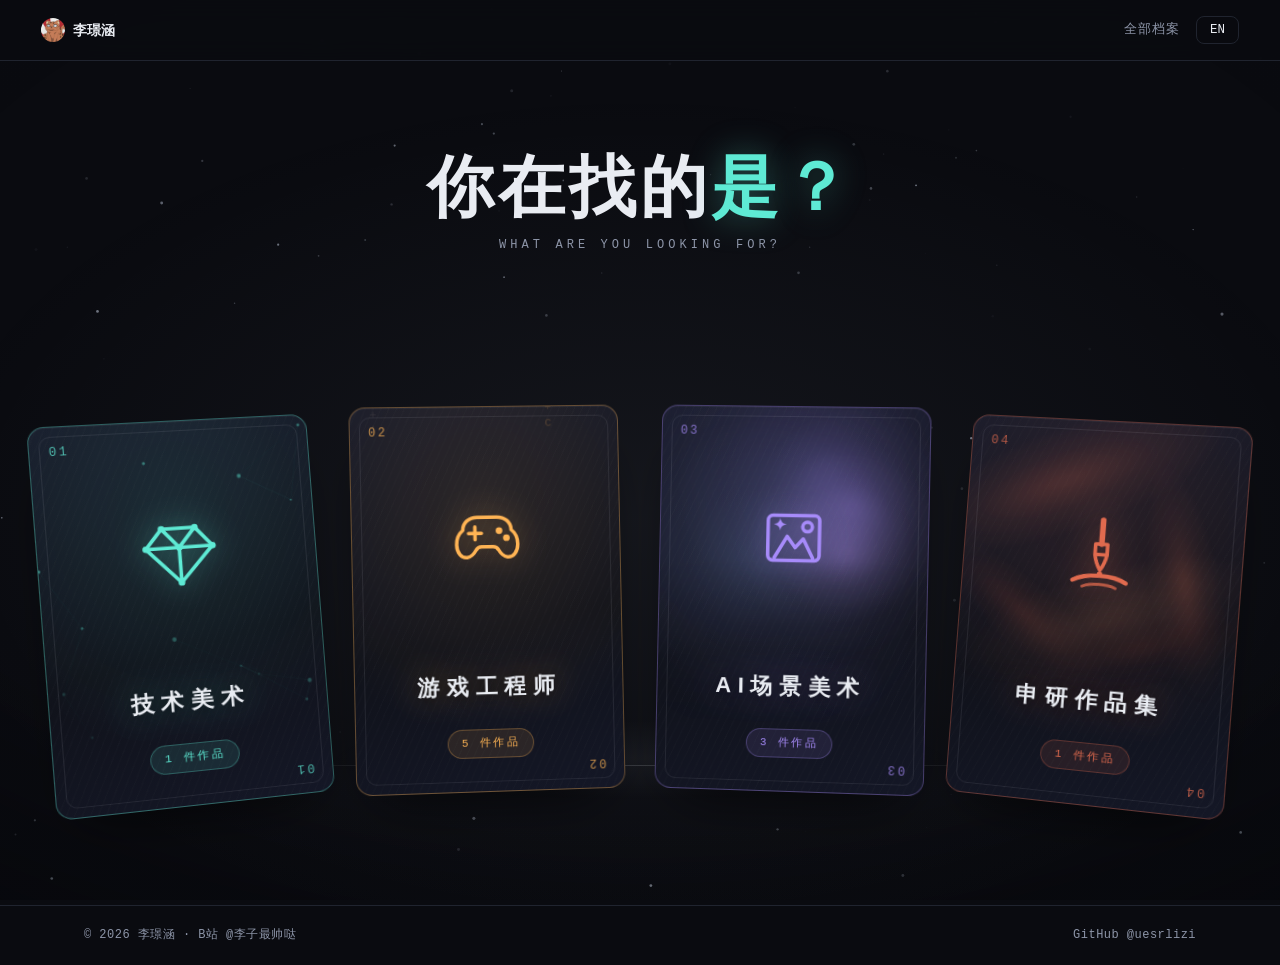
<file: index.html>
<!DOCTYPE html>
<html lang="zh-CN" data-lang="zh">
<head>
  <meta charset="UTF-8">
  <meta name="viewport" content="width=device-width, initial-scale=1.0">
  <title>李璟涵 · 作品集</title>
  <meta name="description" content="李璟涵的游戏作品集——技术美术 / 游戏工程师 / AI场景美术 / 申研作品集。你在找的是？">
  <link rel="icon" href="data:image/svg+xml,%3Csvg xmlns='http://www.w3.org/2000/svg' viewBox='0 0 32 32'%3E%3Crect width='32' height='32' rx='7' fill='%230e0f13'/%3E%3Cpath d='M8 22V10l8 8 8-8v12' stroke='%235eead4' stroke-width='2.6' fill='none' stroke-linecap='round' stroke-linejoin='round'/%3E%3C/svg%3E">
  <link rel="stylesheet" href="css/style.css?v=9">
  <style>
    /* ===== 首页：方案G 抉择卡牌（海报占满首屏；页脚在文档流末尾，滚动才见） ===== */
    body.home-page{min-height:100dvh;display:flex;flex-direction:column}
    body.home-page::before{
      background:
        radial-gradient(1050px 620px at 50% 58%, rgba(214,226,244,.055), transparent 70%),
        radial-gradient(115% 95% at 50% 40%, transparent 52%, rgba(2,3,6,.62) 100%);
    }
    /* width:100% 必须显式：flex 交叉轴上 margin:0 auto 会压制 stretch，
       导致 main 按内容收缩（zh 卡名窄 → 整页变窄 → 卡牌变小） */
    body.home-page main{max-width:none;width:100%;padding:0;flex:1 0 auto;display:flex;flex-direction:column;
      min-height:calc(100dvh - 56px)}
    body.home-page .site-header{flex:none}
    body.home-page .site-footer{flex:none;border-top:1px solid var(--border)}

    /* 底部 44px（手机 38px）≈ 原页脚高度：补回卡牌离屏底的构图距离 */
    .stage{position:relative;z-index:3;flex:1 0 auto;display:flex;flex-direction:column;padding:0 30px 44px}
    /* 标题区与卡片区对半分享剩余高度：标题在卡牌上方空间里垂直居中 */
    .head{position:relative;z-index:2;flex:1 0 auto;display:flex;flex-direction:column;
      justify-content:center;align-items:center;padding:18px 0 8px}
    .question{position:relative;z-index:2;text-align:center;margin:0;font-weight:900;
      font-size:clamp(44px,5.2vw,74px);line-height:1.12;letter-spacing:.06em;user-select:none}
    .question em{font-style:normal;color:var(--accent);transition:color .5s, text-shadow .5s;
      text-shadow:0 0 34px color-mix(in srgb,var(--accent) 35%,transparent)}
    body.playing .question em{color:var(--live);
      text-shadow:0 0 34px color-mix(in srgb,var(--live) 35%,transparent)}
    .q-shadow{position:relative;z-index:2;margin:12px 0 0;text-align:center;
      font-family:var(--font-mono);font-size:12px;letter-spacing:.34em;color:var(--muted);user-select:none}
    body.en-mode .q-shadow{display:none}
    /* 英文名更长：缩字号收间距防溢出 */
    body.en-mode .name{font-size:clamp(13px,1.25vw,18px);letter-spacing:.1em}

    #dust{position:fixed;inset:0;z-index:0;pointer-events:none}
    #glow{position:fixed;inset:0;z-index:1;pointer-events:none;opacity:0;transition:opacity .5s ease;
      background:radial-gradient(1000px 660px at 50% 62%, color-mix(in srgb,var(--live) 14%,transparent), transparent 72%)}
    body.playing #glow{opacity:1;animation:flick .6s ease-out backwards}
    @keyframes flick{0%{opacity:0}30%{opacity:.9}45%{opacity:.35}65%{opacity:1}100%{opacity:1}}

    /* --- 四卡牌（3D 扇面；窄窗先缩间距再缩卡） --- */
    .stage3d{--fanGap:clamp(14px,2.8vw,40px);
      flex:1 0 auto;min-height:380px;position:relative;display:flex;align-items:center;justify-content:center;
      gap:var(--fanGap);perspective:1500px;perspective-origin:50% 44%}
    .stage3d::before{content:"";position:absolute;left:50%;bottom:8%;width:900px;height:120px;
      transform:translateX(-50%);z-index:0;
      background:radial-gradient(50% 50% at 50% 50%, rgba(220,232,248,.05), transparent 70%)}
    .stage3d::after{content:"";position:absolute;left:50%;bottom:18%;width:min(980px,84%);height:1px;
      transform:translateX(-50%);z-index:0;
      background:linear-gradient(90deg,transparent,rgba(233,240,250,.16),transparent)}
    .gcard{position:relative;z-index:1;display:block;
      width:min(268px,calc((100vw - 60px - 3*var(--fanGap))/4));
      aspect-ratio:268/386;height:auto;flex:none;
      transform-style:preserve-3d;cursor:pointer;user-select:none;-webkit-user-select:none;
      transition:opacity .5s ease}
    .gcard:focus{outline:none}
    .gcard:nth-of-type(1){transform:translateY(16px) rotateZ(-4.5deg) rotateY(14deg)}
    .gcard:nth-of-type(2){transform:translateY(2px) rotateZ(-1.2deg) rotateY(5deg)}
    .gcard:nth-of-type(3){transform:translateY(2px) rotateZ(1.2deg) rotateY(-5deg)}
    .gcard:nth-of-type(4){transform:translateY(16px) rotateZ(4.5deg) rotateY(-14deg)}

    .lift{display:block;height:100%;transform-style:preserve-3d;
      transform:translateY(0) translateZ(0);
      transition:transform .4s cubic-bezier(.2,.75,.25,1)}
    .gcard:hover .lift,.gcard:focus-visible .lift{transform:translateY(-16px) translateZ(64px)}
    .float{display:block;height:100%;transform-style:preserve-3d}
    .gcard:nth-of-type(1) .float{animation:floaty 5.6s ease-in-out -1.2s infinite}
    .gcard:nth-of-type(2) .float{animation:floaty 6.8s ease-in-out -3.1s infinite}
    .gcard:nth-of-type(3) .float{animation:floaty 6.2s ease-in-out -2.2s infinite}
    .gcard:nth-of-type(4) .float{animation:floaty 7.1s ease-in-out -4.3s infinite}
    @keyframes floaty{0%,100%{transform:translateY(0)}50%{transform:translateY(-9px)}}
    .flip3d{position:relative;display:block;height:100%;transform-style:preserve-3d;
      transition:transform .58s cubic-bezier(.4,.5,.2,1)}

    /* --- 出牌：选中的牌抬升翻面，其余收牌离场 --- */
    .gcard.play{z-index:6}
    .gcard.play .lift{transform:translateY(-30px) translateZ(190px);
      transition:transform .6s cubic-bezier(.32,.66,.22,1)}
    .gcard.play .flip3d{transform:rotateY(180deg)}
    .gcard.fold{opacity:.16;pointer-events:none}
    .gcard.fold .lift{transform:translateY(48px) translateZ(-70px)}
    @media (prefers-reduced-motion: reduce){
      .lift,.flip3d,.float,.gcard{transition:none!important;animation:none!important}
    }

    /* --- 卡面（默认信息面：图标 + 全名 + 计数） --- */
    .face{position:absolute;inset:0;border-radius:16px;overflow:hidden;
      backface-visibility:hidden;-webkit-backface-visibility:hidden;
      border:1px solid color-mix(in srgb,var(--rc) 34%,transparent);
      box-shadow:0 26px 55px -26px rgba(0,0,0,.75), inset 0 1px 0 rgba(255,255,255,.05);
      transition:border-color .35s, box-shadow .35s}
    .gcard:hover .face,.gcard:focus-visible .face{
      border-color:color-mix(in srgb,var(--rc) 68%,transparent);
      box-shadow:0 0 0 1px color-mix(in srgb,var(--rc) 28%,transparent),
        0 20px 70px -20px color-mix(in srgb,var(--rc) 38%,transparent),
        0 34px 70px -30px rgba(0,0,0,.8)}
    .gcard.play .face{
      border-color:color-mix(in srgb,var(--rc) 75%,transparent);
      box-shadow:0 0 0 1px color-mix(in srgb,var(--rc) 26%,transparent),
        0 24px 80px -24px color-mix(in srgb,var(--rc) 42%,transparent),
        0 30px 70px -30px rgba(0,0,0,.85)}
    .face::before{content:"";position:absolute;inset:9px;border:1px solid rgba(233,240,250,.08);
      border-radius:11px;pointer-events:none;z-index:3}
    .face canvas{position:absolute;inset:0;width:100%;height:100%;display:block;z-index:0;
      -webkit-mask-image:linear-gradient(180deg,#000 40%,transparent 90%);
      mask-image:linear-gradient(180deg,#000 40%,transparent 90%)}
    .face.info{
      background:
        radial-gradient(130% 95% at 50% 26%, color-mix(in srgb,var(--rc) 10%,transparent), transparent 62%),
        repeating-linear-gradient(115deg, rgba(233,240,250,.014) 0 1px, transparent 1px 7px),
        linear-gradient(168deg,#181b2a,#10121a 58%,#141726)}
    .face.back{
      transform:rotateY(180deg);
      background:
        radial-gradient(130% 95% at 50% 40%, color-mix(in srgb,var(--rc) 9%,transparent), transparent 62%),
        repeating-linear-gradient(115deg, rgba(233,240,250,.016) 0 1px, transparent 1px 7px),
        linear-gradient(168deg,#161826,#0e1017 55%,#12141f)}
    .face.back::after{content:"";position:absolute;inset:-40%;pointer-events:none;z-index:1;
      background:linear-gradient(100deg, transparent 42%, rgba(233,240,250,.08) 50%, transparent 58%);
      transform:translateX(-72%);animation:sheen 5.4s ease-in-out infinite}
    .gcard:nth-of-type(2) .face.back::after{animation-delay:1.3s}
    .gcard:nth-of-type(3) .face.back::after{animation-delay:2.6s}
    .gcard:nth-of-type(4) .face.back::after{animation-delay:3.9s}
    @keyframes sheen{0%,58%{transform:translateX(-72%)}82%,100%{transform:translateX(72%)}}

    .idx{position:absolute;font-family:var(--font-mono);font-size:12px;letter-spacing:.2em;
      color:var(--rc);opacity:.75;z-index:2}
    .idx.tl{top:16px;left:18px}
    .idx.br{bottom:16px;right:18px;transform:rotate(180deg)}
    .icon{position:absolute;left:0;right:0;top:34%;transform:translateY(-50%);z-index:1;
      display:flex;align-items:center;justify-content:center;
      color:var(--rc);filter:drop-shadow(0 0 14px color-mix(in srgb,var(--rc) 45%,transparent));
      transition:filter .35s}
    .gcard:hover .icon,.gcard:focus-visible .icon{
      filter:drop-shadow(0 0 22px color-mix(in srgb,var(--rc) 70%,transparent))}
    .icon svg{width:clamp(60px,6vw,86px);height:clamp(60px,6vw,86px);display:block}
    .gicon{position:absolute;inset:0;display:flex;align-items:center;justify-content:center;
      z-index:1;color:var(--rc);opacity:.16;filter:drop-shadow(0 0 18px color-mix(in srgb,var(--rc) 40%,transparent))}
    .gicon svg{width:clamp(96px,9.6vw,138px);height:clamp(96px,9.6vw,138px)}
    .pip{position:absolute;left:50%;width:7px;height:7px;background:var(--rc);opacity:.55;z-index:2;
      transform:translateX(-50%) rotate(45deg)}
    .pip.top{top:21%}
    .pip.bot{bottom:21%}
    .name{position:absolute;left:0;right:0;bottom:22.5%;z-index:2;text-align:center;
      font-size:clamp(18px,1.72vw,24px);font-weight:800;letter-spacing:.3em;color:var(--text);white-space:nowrap;
      text-shadow:0 0 30px color-mix(in srgb,var(--rc) 30%,transparent), 0 2px 14px rgba(0,0,0,.6)}
    .count{position:absolute;left:50%;bottom:8.5%;transform:translateX(-50%);z-index:2;
      font-family:var(--font-mono);font-size:clamp(10px,.85vw,11.5px);letter-spacing:.22em;color:var(--rc);
      padding:5px 13px;border-radius:999px;white-space:nowrap;
      background:color-mix(in srgb,var(--rc) 10%,transparent);
      border:1px solid color-mix(in srgb,var(--rc) 28%,transparent);transition:background .3s}
    .gcard:hover .count{background:color-mix(in srgb,var(--rc) 22%,transparent)}

    /* ===== 入场（截图模式不启用，默认即终态） ===== */
    body:not(.on) .reveal{opacity:0}
    html:not(.shot) body.on .reveal{animation:rise .75s cubic-bezier(.2,.8,.2,1) backwards}
    html:not(.shot) body.on .question.reveal{animation:qin .85s cubic-bezier(.2,.8,.2,1) backwards,
      breathe 6.5s ease-in-out 1.4s infinite}
    html:not(.shot) body.on .gcard.reveal{animation:deal .8s cubic-bezier(.22,.75,.25,1) backwards}
    html:not(.shot) body.on .gcard:nth-of-type(1).reveal{animation-delay:.18s}
    html:not(.shot) body.on .gcard:nth-of-type(2).reveal{animation-delay:.3s}
    html:not(.shot) body.on .gcard:nth-of-type(3).reveal{animation-delay:.42s}
    html:not(.shot) body.on .gcard:nth-of-type(4).reveal{animation-delay:.54s}
    @keyframes rise{from{opacity:0;transform:translateY(16px)}}
    @keyframes qin{from{opacity:0;letter-spacing:.3em;transform:translateY(18px)}}
    @keyframes deal{from{opacity:0;transform:translateY(120px)}}
    @keyframes breathe{0%,100%{opacity:1}50%{opacity:.85}}

    /* ===== 截图模式 ?shot=WxH ===== */
    html.shot,html.shot body{width:var(--sw);height:var(--sh);overflow:hidden}
    html.shot body{position:relative}
    html.shot #dust,html.shot #glow{position:absolute}
    html.shot *,html.shot *::before,html.shot *::after{animation:none!important;transition:none!important}
    html.shot .reveal{opacity:1!important}
    html.shot .question{opacity:1!important;letter-spacing:.06em}
    html.shot #glow{opacity:0!important}
    html.shot .face.back::after{transform:translateX(-72%)}

    /* ===== 竖屏（≤720px，独立构图：2×2 一手牌） ===== */
    html.p body.home-page main{padding:0 18px}
    html.p .stage{padding:0 0 38px}
    html.p .head{padding:10px 0 4px}
    html.p .question{font-size:clamp(34px,9vw,42px);letter-spacing:.08em;margin:0}
    html.p .q-shadow{margin:6px 0 0;font-size:10px;letter-spacing:.24em}
    html.p .stage3d{display:grid;grid-template-columns:repeat(2,minmax(0,1fr));grid-auto-rows:auto;align-content:center;
      gap:13px;margin:14px 2px 16px;perspective:900px;perspective-origin:50% 50%}
    html.p .stage3d::before{bottom:0;width:300px;height:70px}
    html.p .stage3d::after{display:none}
    html.p .gcard{width:100%;min-width:0}
    html.p .gcard:nth-of-type(1){transform:rotateZ(-1.6deg)}
    html.p .gcard:nth-of-type(2){transform:rotateZ(1.2deg)}
    html.p .gcard:nth-of-type(3){transform:rotateZ(-1.2deg)}
    html.p .gcard:nth-of-type(4){transform:rotateZ(1.6deg)}
    html.p .gcard:hover .lift,html.p .gcard:focus-visible .lift{transform:translateY(-6px) translateZ(28px)}
    html.p .gcard.play .lift{transform:translateY(-16px) translateZ(120px)}
    html.p .gcard.fold .lift{transform:translateY(26px) translateZ(-40px)}
    html.p .face{border-radius:13px}
    html.p .face::before{inset:6px;border-radius:8px}
    html.p .idx.tl{top:12px;left:14px;font-size:10px}
    html.p .idx.br{display:none}
    html.p .icon{top:30%}
    html.p .icon svg{width:48px;height:48px}
    html.p .gicon svg{width:104px;height:104px}
    html.p .pip{width:6px;height:6px}
    html.p .pip.top{top:17%}
    html.p .pip.bot{bottom:17%}
    html.p .name{bottom:23.5%;font-size:18px;letter-spacing:.22em}
    html.p body.en-mode .name{font-size:12px;letter-spacing:.08em;white-space:normal;line-height:1.35;padding:0 6px}
    html.p .count{bottom:8.8%;font-size:10px;padding:4px 12px;letter-spacing:.18em}
  </style>
</head>
<body class="home-page" data-page="home">
  <header class="site-header">
    <div class="header-inner">
      <a class="logo" href="index.html"><img class="logo-avatar" src="img/avatar.jpg" alt=""><span data-i18n="site.name">李璟涵</span></a>
      <span class="push"></span>
      <a class="top-archive mono" href="archive.html" data-i18n="nav.archive">全部档案</a>
      <button id="lang-toggle" class="lang-toggle mono" type="button" onclick="i18n.toggle()">EN</button>
    </div>
  </header>

  <canvas id="dust"></canvas>
  <div id="glow"></div>

  <main>
    <div class="stage">
      <div class="head">
        <h1 class="question reveal"><span id="q-text">你在找的<em>是？</em></span></h1>
        <p class="q-shadow mono" id="q-shadow">WHAT ARE YOU LOOKING FOR?</p>
      </div>

      <div class="stage3d">
        <a class="gcard reveal" href="ta.html" data-act="ta" data-name-key="page.ta" style="--rc:#5eead4">
          <span class="lift"><span class="float"><span class="flip3d">
            <span class="face info">
              <canvas></canvas>
              <span class="idx tl">01</span><span class="idx br">01</span>
              <span class="icon"><svg viewBox="0 0 48 48" fill="none" stroke="currentColor" stroke-width="2.2" stroke-linecap="round" stroke-linejoin="round">
                <path d="M14 9 H34 L44 21 L24 43 L4 21 Z"/>
                <path d="M4 21 H44 M14 9 L24 21 L34 9 M24 21 V43"/>
                <g fill="currentColor" stroke="none">
                  <circle cx="14" cy="9" r="2"/><circle cx="34" cy="9" r="2"/>
                  <circle cx="4" cy="21" r="2"/><circle cx="44" cy="21" r="2"/>
                  <circle cx="24" cy="21" r="2"/><circle cx="24" cy="43" r="2"/>
                </g>
              </svg></span>
              <span class="name" data-i18n="page.ta">技术美术</span>
              <span class="count mono" data-count-tag="技术美术"></span>
            </span>
            <span class="face back">
              <span class="idx tl">01</span><span class="idx br">01</span>
              <span class="pip top"></span><span class="pip bot"></span>
              <span class="gicon"><svg viewBox="0 0 48 48" fill="none" stroke="currentColor" stroke-width="1.8" stroke-linecap="round" stroke-linejoin="round">
                <path d="M14 9 H34 L44 21 L24 43 L4 21 Z"/>
                <path d="M4 21 H44 M14 9 L24 21 L34 9 M24 21 V43"/>
              </svg></span>
            </span>
          </span></span></span>
        </a>
        <a class="gcard reveal" href="program.html" data-act="prog" data-name-key="page.program" style="--rc:#ffb454">
          <span class="lift"><span class="float"><span class="flip3d">
            <span class="face info">
              <canvas></canvas>
              <span class="idx tl">02</span><span class="idx br">02</span>
              <span class="icon"><svg viewBox="0 0 48 48" fill="none" stroke="currentColor" stroke-width="2.2" stroke-linecap="round" stroke-linejoin="round">
                <path d="M18 11 C13 11 9 14 9 19 C6.5 21 5 24.5 5 28 C5 33 8 36.5 11.5 36 C14 35.6 15.8 33.6 17 31.5 C17.8 30.2 18.8 29.5 20.4 29.5 H27.6 C29.2 29.5 30.2 30.2 31 31.5 C32.2 33.6 34 35.6 36.5 36 C40 36.5 43 33 43 28 C43 24.5 41.5 21 39 19 C39 14 35 11 30 11 Z"/>
                <path d="M16.5 17 V25 M12.5 21 H20.5"/>
                <g fill="currentColor" stroke="none">
                  <circle cx="31.5" cy="19.5" r="2.1"/><circle cx="36" cy="24" r="2.1"/>
                </g>
              </svg></span>
              <span class="name" data-i18n="page.program">游戏工程师</span>
              <span class="count mono" data-count-tag="游戏工程师"></span>
            </span>
            <span class="face back">
              <span class="idx tl">02</span><span class="idx br">02</span>
              <span class="pip top"></span><span class="pip bot"></span>
              <span class="gicon"><svg viewBox="0 0 48 48" fill="none" stroke="currentColor" stroke-width="1.8" stroke-linecap="round" stroke-linejoin="round">
                <path d="M18 11 C13 11 9 14 9 19 C6.5 21 5 24.5 5 28 C5 33 8 36.5 11.5 36 C14 35.6 15.8 33.6 17 31.5 C17.8 30.2 18.8 29.5 20.4 29.5 H27.6 C29.2 29.5 30.2 30.2 31 31.5 C32.2 33.6 34 35.6 36.5 36 C40 36.5 43 33 43 28 C43 24.5 41.5 21 39 19 C39 14 35 11 30 11 Z"/>
              </svg></span>
            </span>
          </span></span></span>
        </a>
        <a class="gcard reveal" href="ai-art.html" data-act="ai" data-name-key="page.ai" style="--rc:#a78bfa">
          <span class="lift"><span class="float"><span class="flip3d">
            <span class="face info">
              <canvas></canvas>
              <span class="idx tl">03</span><span class="idx br">03</span>
              <span class="icon"><svg viewBox="0 0 48 48" fill="none" stroke="currentColor" stroke-width="2.2" stroke-linecap="round" stroke-linejoin="round">
                <rect x="8" y="10" width="32" height="28" rx="3"/>
                <path d="M12 36.5 L20 23 L25 30 L30 24.5 L36 36.5"/>
                <circle cx="32.5" cy="17" r="3"/>
                <path d="M15.5 11.5 C15.9 14 17 15.1 19.5 15.5 C17 15.9 15.9 17 15.5 19.5 C15.1 17 14 15.9 11.5 15.5 C14 15.1 15.1 14 15.5 11.5 Z" fill="currentColor" stroke="none"/>
              </svg></span>
              <span class="name" data-i18n="page.ai">AI场景美术</span>
              <span class="count mono" data-count-tag="AI场景美术"></span>
            </span>
            <span class="face back">
              <span class="idx tl">03</span><span class="idx br">03</span>
              <span class="pip top"></span><span class="pip bot"></span>
              <span class="gicon"><svg viewBox="0 0 48 48" fill="none" stroke="currentColor" stroke-width="1.8" stroke-linecap="round" stroke-linejoin="round">
                <rect x="8" y="10" width="32" height="28" rx="3"/>
                <path d="M12 36.5 L20 23 L25 30 L30 24.5 L36 36.5"/>
              </svg></span>
            </span>
          </span></span></span>
        </a>
        <a class="gcard reveal" href="art.html" data-act="art" data-name-key="page.art" style="--rc:#e06a4e">
          <span class="lift"><span class="float"><span class="flip3d">
            <span class="face info">
              <canvas></canvas>
              <span class="idx tl">04</span><span class="idx br">04</span>
              <span class="icon"><svg viewBox="0 0 48 48" fill="none" stroke="currentColor" stroke-width="2.2" stroke-linecap="round" stroke-linejoin="round">
                <path d="M24 4 L24 19" stroke-width="3.4"/>
                <path d="M20.4 19 H27.6 V25.5 H20.4 Z"/>
                <path d="M20.4 25.5 C21 30 22.5 32.8 24 35.4 C25.5 32.8 27 30 27.6 25.5"/>
                <path d="M8 42.5 C15.5 37.5 32.5 37.5 40 42.5" stroke-width="2.6"/>
                <path d="M14 46 C19 43.5 29 43.5 34 46" stroke-width="1.8" opacity=".75"/>
                <circle cx="24" cy="37.6" r="1.6" fill="currentColor" stroke="none"/>
              </svg></span>
              <span class="name" data-i18n="page.art">申研作品集</span>
              <span class="count mono" data-count-tag="申研作品集"></span>
            </span>
            <span class="face back">
              <span class="idx tl">04</span><span class="idx br">04</span>
              <span class="pip top"></span><span class="pip bot"></span>
              <span class="gicon"><svg viewBox="0 0 48 48" fill="none" stroke="currentColor" stroke-width="1.8" stroke-linecap="round" stroke-linejoin="round">
                <path d="M24 4 L24 19"/>
                <path d="M20.4 19 H27.6 V25.5 H20.4 Z"/>
                <path d="M20.4 25.5 C21 30 22.5 32.8 24 35.4 C25.5 32.8 27 30 27.6 25.5"/>
                <path d="M8 42.5 C15.5 37.5 32.5 37.5 40 42.5"/>
                <path d="M14 46 C19 43.5 29 43.5 34 46" opacity=".75"/>
              </svg></span>
            </span>
          </span></span></span>
        </a>
      </div>
    </div>
  </main>

  <footer class="site-footer">
    <div class="footer-inner mono">
      <span data-i18n="footer.rights">© 2026 李璟涵 · B站 @李子最帅哒</span>
      <a class="footer-link" href="https://github.com/uesrlizi" target="_blank" rel="noopener">GitHub @uesrlizi</a>
    </div>
  </footer>

  <script src="js/i18n.js?v=7"></script>
  <script src="js/data.js?v=2"></script>
  <script src="js/render.js?v=7"></script>
  <script>
    /* ========= 截图模式 ========= */
    const mShot=location.search.match(/shot=(\d+)x(\d+)/);
    const SHOT=!!mShot, SW=SHOT?+mShot[1]:0, SH=SHOT?+mShot[2]:0;
    const VW=()=>SHOT?SW:innerWidth, VH=()=>SHOT?SH:innerHeight;
    if(SHOT){
      document.documentElement.style.setProperty('--sw',SW+'px');
      document.documentElement.style.setProperty('--sh',SH+'px');
      document.documentElement.classList.add('shot');
    }

    /* ========= 竖屏断点（截图模式按锁定宽度判定） ========= */
    const mqP=matchMedia('(max-width:720px)');
    function syncP(){document.documentElement.classList.toggle('p', SHOT? SW<=720 : mqP.matches);}
    syncP();
    if(!SHOT && mqP.addEventListener) mqP.addEventListener('change',syncP);

    /* ========= 尘埃微粒 ========= */
    const cv=document.getElementById('dust'),g=cv.getContext('2d');
    const dpr=devicePixelRatio||1;
    const REDUCE=matchMedia('(prefers-reduced-motion: reduce)').matches;
    let W,H,dust=[];
    function sizeCv(){
      W=cv.width=Math.round(VW()*dpr); H=cv.height=Math.round(VH()*dpr);
      cv.style.width=VW()+'px'; cv.style.height=VH()+'px';
      dust=Array.from({length:130},()=>({x:Math.random()*W,y:Math.random()*H,
        r:(Math.random()*1.2+.4)*dpr, s:(Math.random()*.02+.006)*dpr,
        p:Math.random()*Math.PI*2, a:Math.random()*.45+.12, sw:Math.random()*.6+.25}));
    }
    sizeCv();
    if(!SHOT) addEventListener('resize',sizeCv);
    function drawDust(t){
      g.clearRect(0,0,W,H); g.fillStyle='#d6e0f2';
      for(const d of dust){
        const yy=(((d.y-t*d.s)%H)+H)%H;
        const xx=d.x+Math.sin(t*.00035*d.sw+d.p)*24*dpr;
        g.globalAlpha=Math.max(0,d.a*(.55+.45*Math.sin(t*.0011+d.p)));
        g.beginPath(); g.arc(xx,yy,d.r,0,7); g.fill();
      }
      g.globalAlpha=1;
    }

    /* ========= 标题 / 影子行（双语手动渲染，保留 em 钩子） ========= */
    function renderQuestion(){
      const q=document.getElementById('q-text');
      const sh=document.getElementById('q-shadow');
      q.innerHTML = i18n.lang==='en'
        ? 'What are you looking <em>for?</em>'
        : '你在找的<em>是？</em>';
      sh.textContent = i18n.t('home.shadow');
      document.body.classList.toggle('en-mode', i18n.lang==='en');
    }

    /* ========= 卡面活体画布（低姿态，hover 能量提升） ========= */
    const SEEDS={ta:11,prog:22,ai:33,art:44};
    const RAIN_CHARS='01{}<>/;=+*#%&$@!?|:.'.split('');
    const KWS=['GODOT 4','UE 5','GDSCRIPT','C++','蓝图','轨道力学'];
    function mkSprite(rgb){
      const s=320,c=document.createElement('canvas');c.width=c.height=s;
      const x=c.getContext('2d');
      const gr=x.createRadialGradient(s/2,s/2,s*.03,s/2,s/2,s/2);
      gr.addColorStop(0,`rgba(${rgb},.85)`);gr.addColorStop(.32,`rgba(${rgb},.4)`);
      gr.addColorStop(.68,`rgba(${rgb},.1)`);gr.addColorStop(1,`rgba(${rgb},0)`);
      x.fillStyle=gr;x.fillRect(0,0,s,s);return c;
    }
    function mkStroke(rgb){
      const s=320,c=document.createElement('canvas');c.width=c.height=s;
      const x=c.getContext('2d');
      x.translate(s/2,s/2);x.rotate(-.55);x.scale(1,.3);
      const gr=x.createRadialGradient(0,0,s*.04,0,0,s/2);
      gr.addColorStop(0,`rgba(${rgb},.8)`);gr.addColorStop(.5,`rgba(${rgb},.28)`);
      gr.addColorStop(1,`rgba(${rgb},0)`);
      x.fillStyle=gr;x.fillRect(-s/2,-s/2,s,s);return c;
    }
    const AI_SPRITES=['167,139,250','138,180,255','196,150,255','148,124,236'].map(mkSprite);
    const ART_SPRITES=['224,106,78','164,74,54','232,140,96','150,64,48'].map(mkStroke);
    function mulberry32(a){return function(){a|=0;a=a+0x6D2B79F5|0;
      let t=Math.imul(a^a>>>15,1|a);t=t+Math.imul(t^t>>>7,61|t)^t;
      return((t^t>>>14)>>>0)/4294967296}}
    function mkColF(R){
      const kw=R()<.2;
      const str=kw?KWS[Math.floor(R()*KWS.length)]:null;
      const len=str?str.length:5+Math.floor(R()*8);
      return {x:R()*.9+.05, y:R()*-260, sp:14+R()*30, rowH:13+R()*3,
        kw, gs:str?str.split(''):Array.from({length:len},()=>RAIN_CHARS[Math.floor(R()*RAIN_CHARS.length)])};
    }

    const fields=[...document.querySelectorAll('.gcard')].map(card=>{
      const act=card.dataset.act;
      return {card, act, seed:SEEDS[act],
        cv:card.querySelector('canvas'), ctx:card.querySelector('canvas').getContext('2d'),
        w:0,h:0, energy:0, target:0, nodes:[], cols:[], blobs:[], R:null};
    });
    function buildField(f){
      const R=mulberry32(f.seed*7919+13);f.R=R;
      const {w,h}=f;
      if(f.act==='ta'){
        const n=Math.max(9,Math.min(22,Math.round(w*h/9000)));
        f.nodes=Array.from({length:n},()=>({
          x:R(),y:R(),vx:(R()<.5?-1:1)*(.006+R()*.012),vy:(R()<.5?-1:1)*(.006+R()*.012),
          r:1+R()*1.4, hub:R()<.24}));
      }else if(f.act==='prog'){
        const n=Math.max(6,Math.round(w/30));
        f.cols=Array.from({length:n},()=>mkColF(R));
      }else if(f.act==='ai'){
        f.blobs=Array.from({length:4},(_,i)=>({
          sp:AI_SPRITES[i%AI_SPRITES.length],
          x:.16+R()*.68, y:.1+R()*.5,
          ax:14+R()*30, ay:10+R()*22,
          s1:.1+R()*.22, s2:.1+R()*.22,
          p1:R()*6.28, p2:R()*6.28,
          sc:.7+R()*.8, al:.3+R()*.24}));
      }else{
        f.blobs=Array.from({length:5},(_,i)=>({
          sp:ART_SPRITES[i%ART_SPRITES.length],
          x:.14+R()*.72, y:.08+R()*.52,
          ax:12+R()*28, ay:8+R()*20,
          s1:.08+R()*.2, s2:.08+R()*.2,
          p1:R()*6.28, p2:R()*6.28,
          sc:.62+R()*.75, al:.3+R()*.24, rot:R()*6.28, rs:(R()-.5)*.05}));
      }
    }
    function fitField(f){
      const r=f.card.getBoundingClientRect();
      const w=r.width,h=r.height;
      if(!w||!h)return;
      if(f.w&&Math.abs(w-f.w)<2&&Math.abs(h-f.h)<2)return;
      f.w=w;f.h=h;
      f.cv.width=Math.round(w*dpr);f.cv.height=Math.round(h*dpr);
      f.ctx.setTransform(dpr,0,0,dpr,0,0);
      buildField(f);
    }
    function drawNodesF(f,tS,dt,e){
      const {ctx,w,h,nodes}=f,sp=1+2*e;
      for(const n of nodes){
        n.x+=n.vx*sp*dt;n.y+=n.vy*sp*dt;
        if(n.x<-.03)n.x=1.03;if(n.x>1.03)n.x=-.03;
        if(n.y<-.03)n.y=1.03;if(n.y>1.03)n.y=-.03;
      }
      const L=Math.min(w,h)*.36;
      ctx.lineWidth=1;
      for(let i=0;i<nodes.length;i++)for(let j=i+1;j<nodes.length;j++){
        const a=nodes[i],b=nodes[j];
        const d=Math.hypot((a.x-b.x)*w,(a.y-b.y)*h);
        if(d<L){
          ctx.strokeStyle=`rgba(94,234,212,${((1-d/L)*.26*(.55+.6*e)).toFixed(3)})`;
          ctx.beginPath();ctx.moveTo(a.x*w,a.y*h);ctx.lineTo(b.x*w,b.y*h);ctx.stroke();
        }
      }
      for(const n of nodes){
        ctx.fillStyle=`rgba(94,234,212,${((n.hub?.7:.45)+.2*e).toFixed(3)})`;
        ctx.beginPath();ctx.arc(n.x*w,n.y*h,n.r*(1+.3*e),0,7);ctx.fill();
      }
    }
    function drawRainF(f,dt,e){
      const {ctx,w,h,cols}=f,sp=1+1.8*e;
      ctx.font='11.5px ui-monospace,Consolas,monospace';
      ctx.textAlign='center';
      for(const c of cols){
        c.y+=c.sp*sp*dt;
        if(c.y-6>h+40)Object.assign(c,mkColF(f.R));
        const n=c.gs.length;
        for(let i=0;i<n;i++){
          const ch=c.gs[i];if(ch===' ')continue;
          const gy=c.y-i*c.rowH;if(gy<-12||gy>h+12)continue;
          const fall=1-i/n;
          const a=(c.kw?.5:.32)*(.45+.7*e)*(.35+.65*fall);
          ctx.fillStyle=c.kw?`rgba(255,180,84,${a.toFixed(3)})`:`rgba(214,201,182,${a.toFixed(3)})`;
          ctx.fillText(ch,c.x*w,gy);
        }
      }
    }
    function drawBlobsF(f,tS,e){
      const {ctx,w,h,blobs}=f,base=Math.min(w,h);
      ctx.globalCompositeOperation='lighter';
      for(const b of blobs){
        const x=b.x*w+Math.sin(tS*b.s1+b.p1)*b.ax;
        const y=b.y*h+Math.sin(tS*b.s2+b.p2)*b.ay;
        const s=base*b.sc;
        ctx.globalAlpha=Math.min(1,b.al*(.5+.6*e));
        if(b.rot!==undefined){ctx.save();ctx.translate(x,y);ctx.rotate(b.rot+tS*b.rs);ctx.drawImage(b.sp,-s/2,-s/2,s,s);ctx.restore();}
        else ctx.drawImage(b.sp,x-s/2,y-s/2,s,s);
      }
      ctx.globalCompositeOperation='source-over';ctx.globalAlpha=1;
    }
    function drawField(f,tS,dt){
      if(!f.w||!f.h)return;
      const e=f.energy;
      f.ctx.clearRect(0,0,f.w,f.h);
      if(f.act==='ta')drawNodesF(f,tS,dt,e);
      else if(f.act==='prog')drawRainF(f,dt,e);
      else drawBlobsF(f,tS,e);
    }
    fields.forEach(f=>{
      f.card.addEventListener('mouseenter',()=>f.target=1);
      f.card.addEventListener('mouseleave',()=>f.target=0);
      f.card.addEventListener('focus',()=>f.target=1);
      f.card.addEventListener('blur',()=>f.target=0);
    });

    /* ========= 出牌即跳转：一步点击 + 翻面离场 ========= */
    const cards=fields.map(f=>f.card);
    const HEX={ta:'#5eead4',prog:'#ffb454',ai:'#a78bfa',art:'#e06a4e'};
    let going=false;
    cards.forEach(c=>{
      c.addEventListener('click',e=>{
        if(going){e.preventDefault();return;}
        if(REDUCE) return;                 /* 减弱动态偏好：不演戏，原生直达 */
        e.preventDefault();
        going=true;
        document.body.classList.add('playing');
        document.body.style.setProperty('--live',HEX[c.dataset.act]);
        c.classList.add('play');
        cards.forEach(o=>{if(o!==c)o.classList.add('fold');});
        setTimeout(()=>{location.href=c.getAttribute('href');},620);
      });
    });

    /* ========= 浏览器回退/前进（bfcache）恢复：卡牌回手，解除出牌锁 ========= */
    window.addEventListener('pageshow', e => {
      if (!e.persisted && !document.body.classList.contains('playing')) return;
      going = false;
      document.body.classList.remove('playing');
      document.body.style.removeProperty('--live');
      cards.forEach(o => o.classList.remove('play', 'fold'));
    });

    /* ========= 启动 ========= */
    fields.forEach(fitField);
    function drawAll(t,dt){
      drawDust(t);
      for(const f of fields){
        f.energy+=(f.target-f.energy)*Math.min(1,dt*3.5);
        drawField(f,t/1000,dt);
      }
    }
    if(SHOT||REDUCE){
      fields.forEach(fitField);
      drawAll(2400,0);                     /* 同步首帧：布局与画布一次成形 */
    }else{
      let last=performance.now();
      requestAnimationFrame(function frame(t){
        const dt=Math.min((t-last)/1000,.05);last=t;
        for(const f of fields)fitField(f);
        drawAll(t,dt);
        requestAnimationFrame(frame);
      });
    }

    /* ========= i18n + 真实计数 ========= */
    document.addEventListener('DOMContentLoaded', async () => {
      i18n.init();
      renderQuestion();
      await fillEntryCounts();
      window.addEventListener('langchange', () => { renderQuestion(); fillEntryCounts(); });
      if(SHOT||REDUCE){ document.body.classList.add('on'); }
      else requestAnimationFrame(()=>requestAnimationFrame(()=>document.body.classList.add('on')));
    });
  </script>
</body>
</html>
</file>
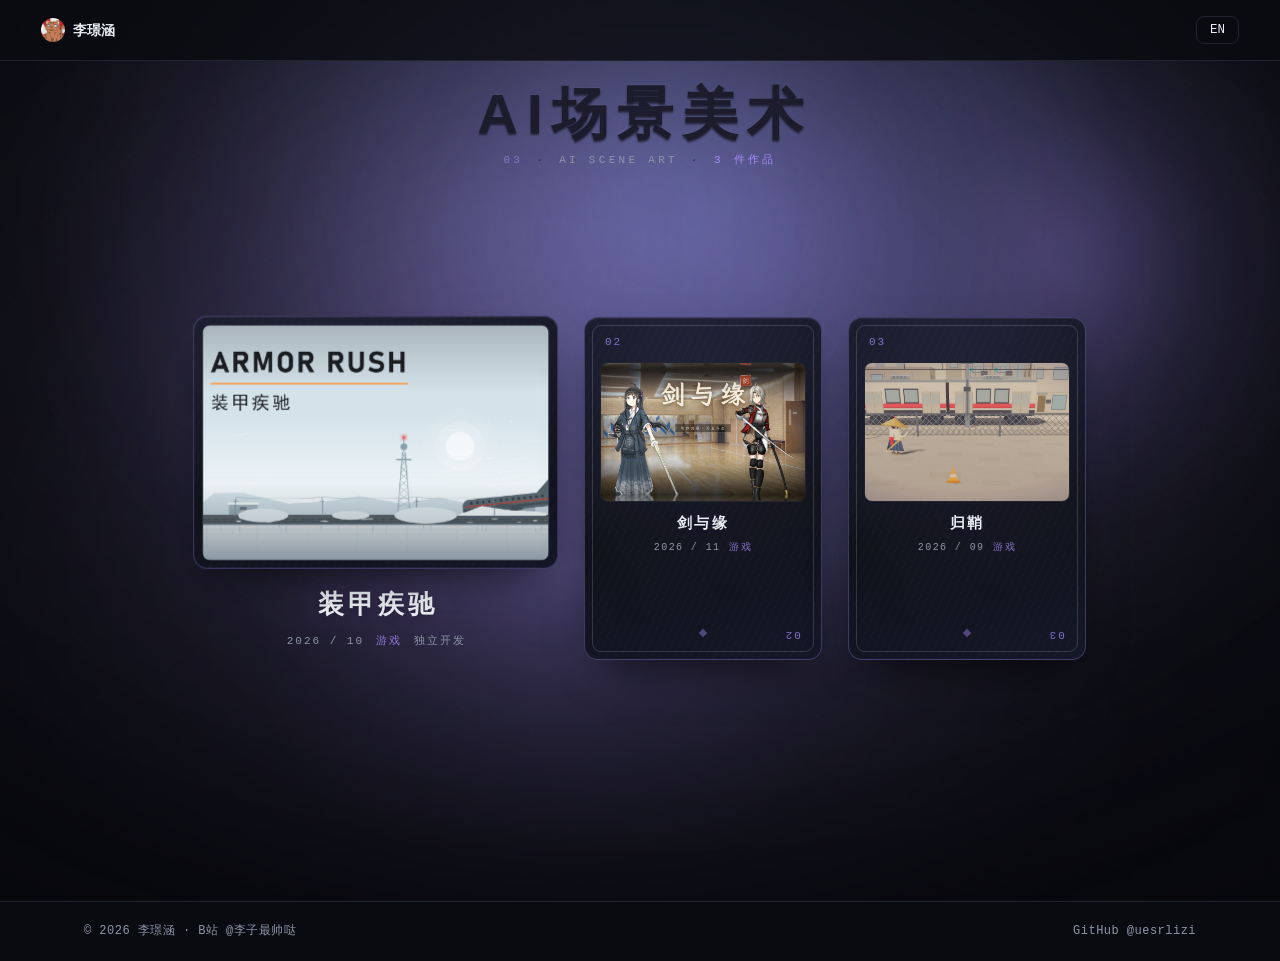
<file: ai-art.html>
<!DOCTYPE html>
<html lang="zh-CN" data-lang="zh">
<head>
  <meta charset="UTF-8">
  <meta name="viewport" content="width=device-width, initial-scale=1.0">
  <title>AI场景美术 · 李璟涵</title>
  <meta name="description" content="AI 场景美术方向作品——AI 辅助生成的场景与概念图。">
  <link rel="icon" href="data:image/svg+xml,%3Csvg xmlns='http://www.w3.org/2000/svg' viewBox='0 0 32 32'%3E%3Crect width='32' height='32' rx='7' fill='%230e0f13'/%3E%3Cpath d='M8 22V10l8 8 8-8v12' stroke='%235eead4' stroke-width='2.6' fill='none' stroke-linecap='round' stroke-linejoin='round'/%3E%3C/svg%3E">
  <link rel="stylesheet" href="css/style.css?v=9">
  <link rel="stylesheet" href="css/identity.css?v=7">
</head>
<body data-page="identity" data-tag="AI场景美术" data-title-key="page.ai" data-accent="violet">
  <header class="site-header">
    <div class="header-inner">
      <a class="logo" href="index.html"><img class="logo-avatar" src="img/avatar.jpg" alt=""><span data-i18n="site.name">李璟涵</span></a>
      <span class="push"></span>
      <button id="lang-toggle" class="lang-toggle mono" type="button" onclick="i18n.toggle()">EN</button>
    </div>
  </header>

  <canvas id="felt"></canvas>

  <main>
    <section class="table">
      <div class="engrave rv0">
        <h1 class="mark" data-i18n="page.ai">AI场景美术</h1>
        <p class="plaque mono">
          <span class="no">03</span>
          <span class="dot">·</span>
          <span data-i18n="enlabel.ai">AI SCENE ART</span>
          <span class="dot d2">·</span>
          <span class="cnt" id="plaque-cnt"></span>
        </p>
      </div>

      <div class="stage">
        <div class="front" id="front"></div>
      </div>
    </section>
  </main>

  <footer class="site-footer">
    <div class="footer-inner mono">
      <span data-i18n="footer.rights">© 2026 李璟涵 · B站 @李子最帅哒</span>
      <a class="footer-link" href="https://github.com/uesrlizi" target="_blank" rel="noopener">GitHub @uesrlizi</a>
    </div>
  </footer>

  <script src="js/i18n.js?v=7"></script>
  <script src="js/data.js?v=2"></script>
  <script src="js/identity.js?v=5"></script>
</body>
</html>
</file>
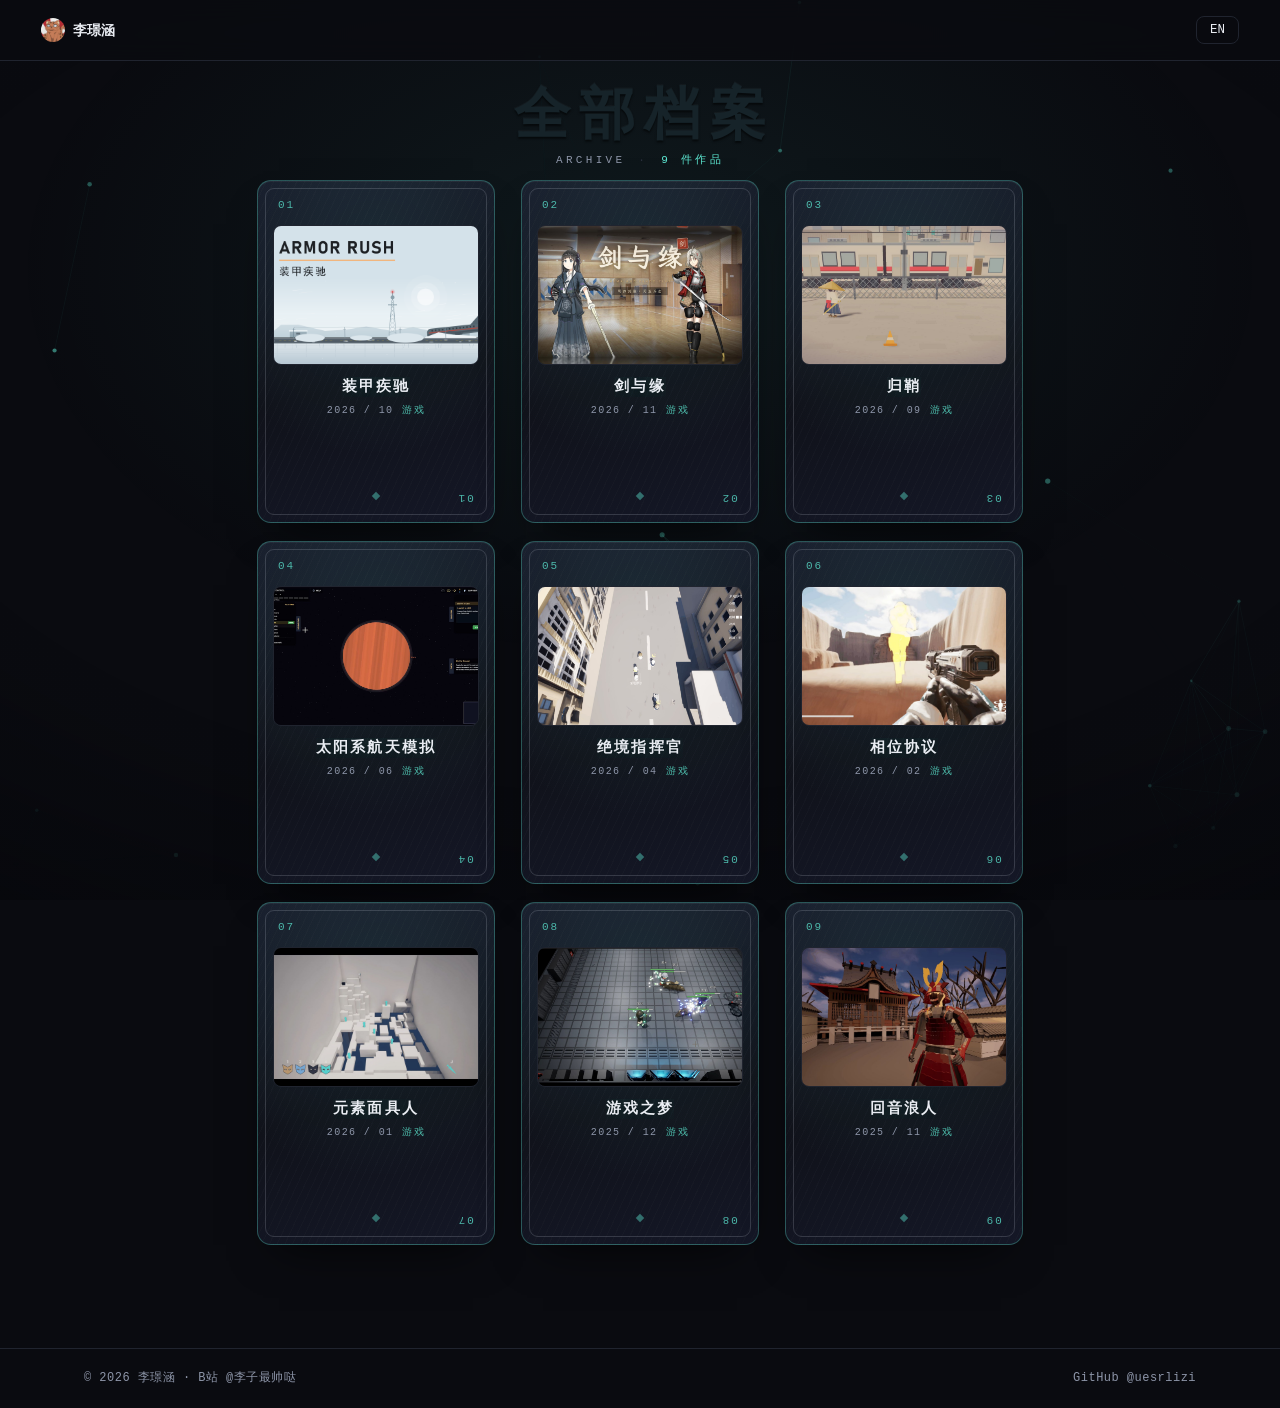
<file: archive.html>
<!DOCTYPE html>
<html lang="zh-CN" data-lang="zh">
<head>
  <meta charset="UTF-8">
  <meta name="viewport" content="width=device-width, initial-scale=1.0">
  <title>全部档案 · 李璟涵</title>
  <meta name="description" content="全部作品档案——游戏、着色器、工具、艺术作品与课程项目。">
  <link rel="icon" href="data:image/svg+xml,%3Csvg xmlns='http://www.w3.org/2000/svg' viewBox='0 0 32 32'%3E%3Crect width='32' height='32' rx='7' fill='%230e0f13'/%3E%3Cpath d='M8 22V10l8 8 8-8v12' stroke='%235eead4' stroke-width='2.6' fill='none' stroke-linecap='round' stroke-linejoin='round'/%3E%3C/svg%3E">
  <link rel="stylesheet" href="css/style.css?v=9">
  <link rel="stylesheet" href="css/identity.css?v=7">
</head>
<body data-page="identity" data-tag="*" data-title-key="page.archive">
  <header class="site-header">
    <div class="header-inner">
      <a class="logo" href="index.html"><img class="logo-avatar" src="img/avatar.jpg" alt=""><span data-i18n="site.name">李璟涵</span></a>
      <span class="push"></span>
      <button id="lang-toggle" class="lang-toggle mono" type="button" onclick="i18n.toggle()">EN</button>
    </div>
  </header>

  <canvas id="felt"></canvas>

  <main>
    <section class="table">
      <div class="engrave rv0">
        <h1 class="mark" data-i18n="page.archive">全部档案</h1>
        <p class="plaque mono">
          <span data-i18n="enlabel.archive">ARCHIVE</span>
          <span class="dot d2">·</span>
          <span class="cnt" id="plaque-cnt"></span>
        </p>
      </div>

      <div class="stage">
        <div class="front" id="front"></div>
      </div>
    </section>
  </main>

  <footer class="site-footer">
    <div class="footer-inner mono">
      <span data-i18n="footer.rights">© 2026 李璟涵 · B站 @李子最帅哒</span>
      <a class="footer-link" href="https://github.com/uesrlizi" target="_blank" rel="noopener">GitHub @uesrlizi</a>
    </div>
  </footer>

  <script src="js/i18n.js?v=7"></script>
  <script src="js/data.js?v=2"></script>
  <script src="js/identity.js?v=5"></script>
</body>
</html>
</file>
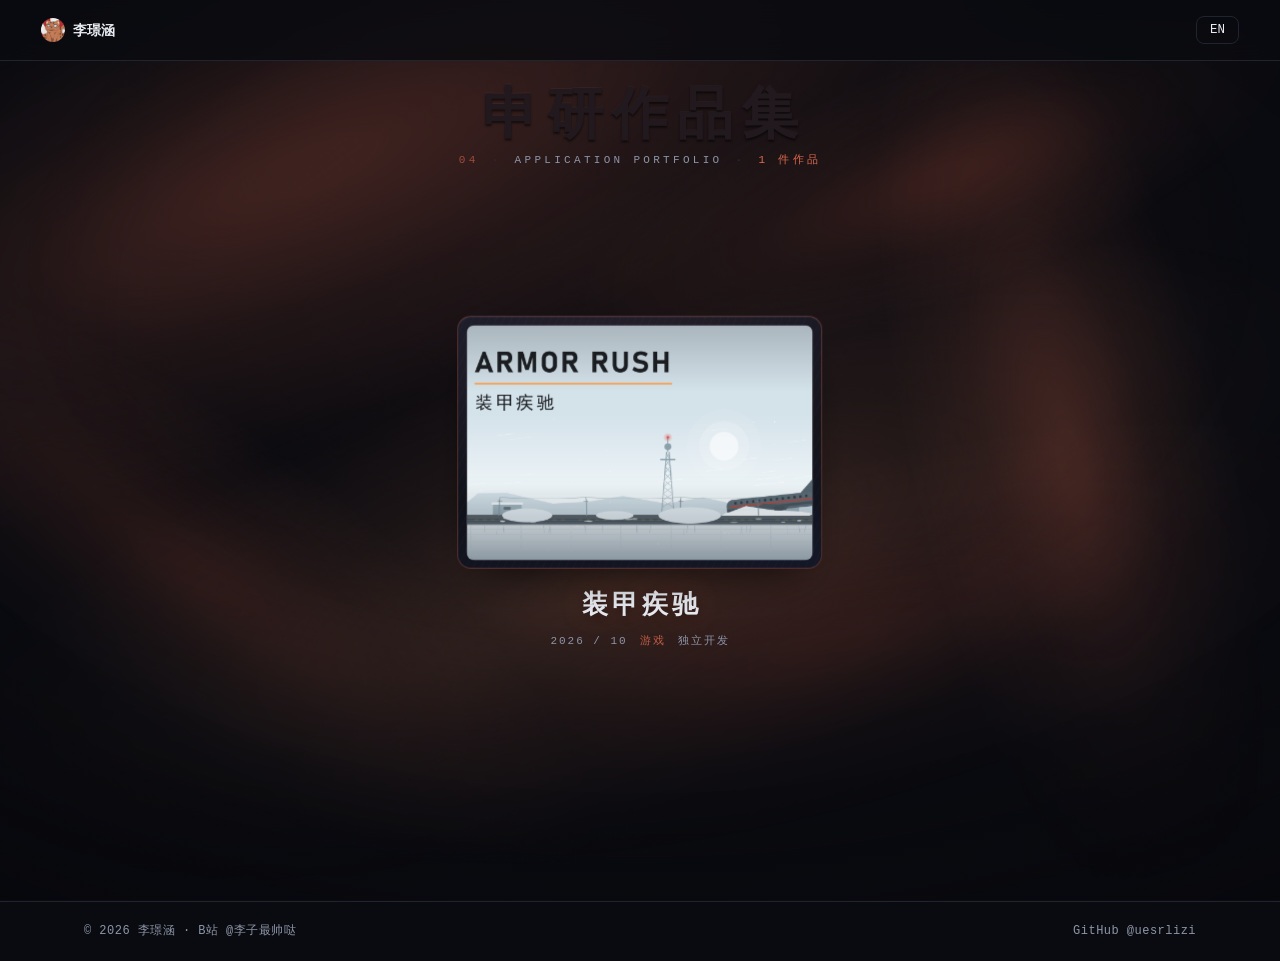
<file: art.html>
<!DOCTYPE html>
<html lang="zh-CN" data-lang="zh">
<head>
  <meta charset="UTF-8">
  <meta name="viewport" content="width=device-width, initial-scale=1.0">
  <title>申研作品集 · 李璟涵</title>
  <meta name="description" content="为艺术类研究生申请准备的作品集。Application Portfolio.">
  <link rel="icon" href="data:image/svg+xml,%3Csvg xmlns='http://www.w3.org/2000/svg' viewBox='0 0 32 32'%3E%3Crect width='32' height='32' rx='7' fill='%230e0f13'/%3E%3Cpath d='M8 22V10l8 8 8-8v12' stroke='%235eead4' stroke-width='2.6' fill='none' stroke-linecap='round' stroke-linejoin='round'/%3E%3C/svg%3E">
  <link rel="stylesheet" href="css/style.css?v=9">
  <link rel="stylesheet" href="css/identity.css?v=7">
</head>
<body data-page="identity" data-tag="申研作品集" data-title-key="page.art" data-accent="rust">
  <header class="site-header">
    <div class="header-inner">
      <a class="logo" href="index.html"><img class="logo-avatar" src="img/avatar.jpg" alt=""><span data-i18n="site.name">李璟涵</span></a>
      <span class="push"></span>
      <button id="lang-toggle" class="lang-toggle mono" type="button" onclick="i18n.toggle()">EN</button>
    </div>
  </header>

  <canvas id="felt"></canvas>

  <main>
    <section class="table">
      <div class="engrave rv0">
        <h1 class="mark" data-i18n="page.art">申研作品集</h1>
        <p class="plaque mono">
          <span class="no">04</span>
          <span class="dot">·</span>
          <span data-i18n="enlabel.art">APPLICATION PORTFOLIO</span>
          <span class="dot d2">·</span>
          <span class="cnt" id="plaque-cnt"></span>
        </p>
      </div>

      <div class="stage">
        <div class="front" id="front"></div>
      </div>
    </section>
  </main>

  <footer class="site-footer">
    <div class="footer-inner mono">
      <span data-i18n="footer.rights">© 2026 李璟涵 · B站 @李子最帅哒</span>
      <a class="footer-link" href="https://github.com/uesrlizi" target="_blank" rel="noopener">GitHub @uesrlizi</a>
    </div>
  </footer>

  <script src="js/i18n.js?v=7"></script>
  <script src="js/data.js?v=2"></script>
  <script src="js/identity.js?v=5"></script>
</body>
</html>
</file>
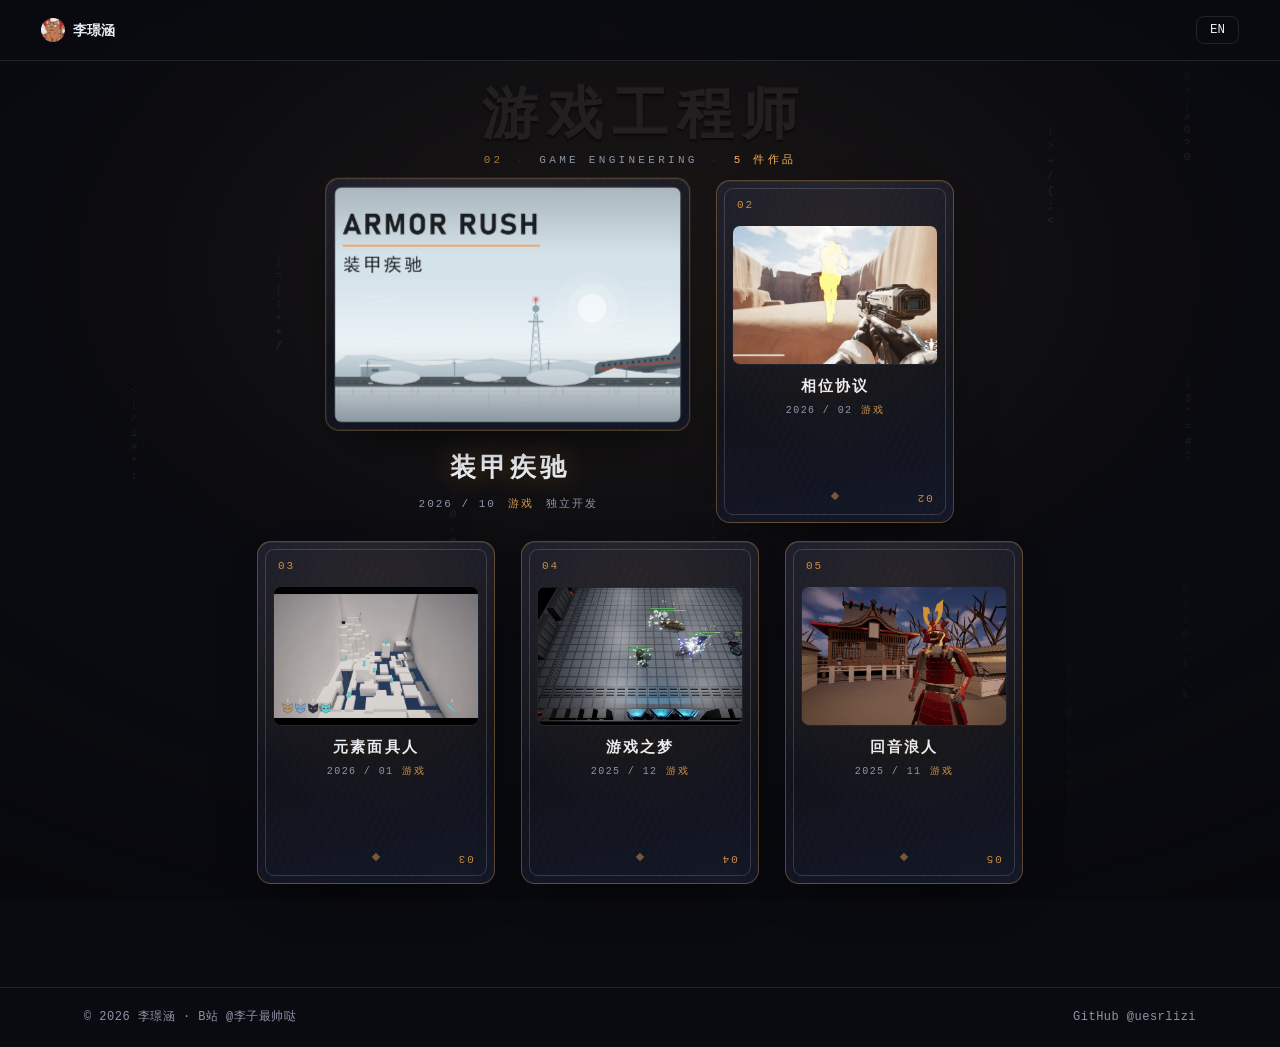
<file: program.html>
<!DOCTYPE html>
<html lang="zh-CN" data-lang="zh">
<head>
  <meta charset="UTF-8">
  <meta name="viewport" content="width=device-width, initial-scale=1.0">
  <title>游戏工程师 · 李璟涵</title>
  <meta name="description" content="游戏工程师方向作品——完整游戏、玩法系统与 Jam 项目。">
  <link rel="icon" href="data:image/svg+xml,%3Csvg xmlns='http://www.w3.org/2000/svg' viewBox='0 0 32 32'%3E%3Crect width='32' height='32' rx='7' fill='%230e0f13'/%3E%3Cpath d='M8 22V10l8 8 8-8v12' stroke='%235eead4' stroke-width='2.6' fill='none' stroke-linecap='round' stroke-linejoin='round'/%3E%3C/svg%3E">
  <link rel="stylesheet" href="css/style.css?v=9">
  <link rel="stylesheet" href="css/identity.css?v=7">
</head>
<body data-page="identity" data-tag="游戏工程师" data-title-key="page.program" data-accent="amber">
  <header class="site-header">
    <div class="header-inner">
      <a class="logo" href="index.html"><img class="logo-avatar" src="img/avatar.jpg" alt=""><span data-i18n="site.name">李璟涵</span></a>
      <span class="push"></span>
      <button id="lang-toggle" class="lang-toggle mono" type="button" onclick="i18n.toggle()">EN</button>
    </div>
  </header>

  <canvas id="felt"></canvas>

  <main>
    <section class="table">
      <div class="engrave rv0">
        <h1 class="mark" data-i18n="page.program">游戏工程师</h1>
        <p class="plaque mono">
          <span class="no">02</span>
          <span class="dot">·</span>
          <span data-i18n="enlabel.program">GAME ENGINEERING</span>
          <span class="dot d2">·</span>
          <span class="cnt" id="plaque-cnt"></span>
        </p>
      </div>

      <div class="stage">
        <div class="front" id="front"></div>
      </div>
    </section>
  </main>

  <footer class="site-footer">
    <div class="footer-inner mono">
      <span data-i18n="footer.rights">© 2026 李璟涵 · B站 @李子最帅哒</span>
      <a class="footer-link" href="https://github.com/uesrlizi" target="_blank" rel="noopener">GitHub @uesrlizi</a>
    </div>
  </footer>

  <script src="js/i18n.js?v=7"></script>
  <script src="js/data.js?v=2"></script>
  <script src="js/identity.js?v=5"></script>
</body>
</html>
</file>
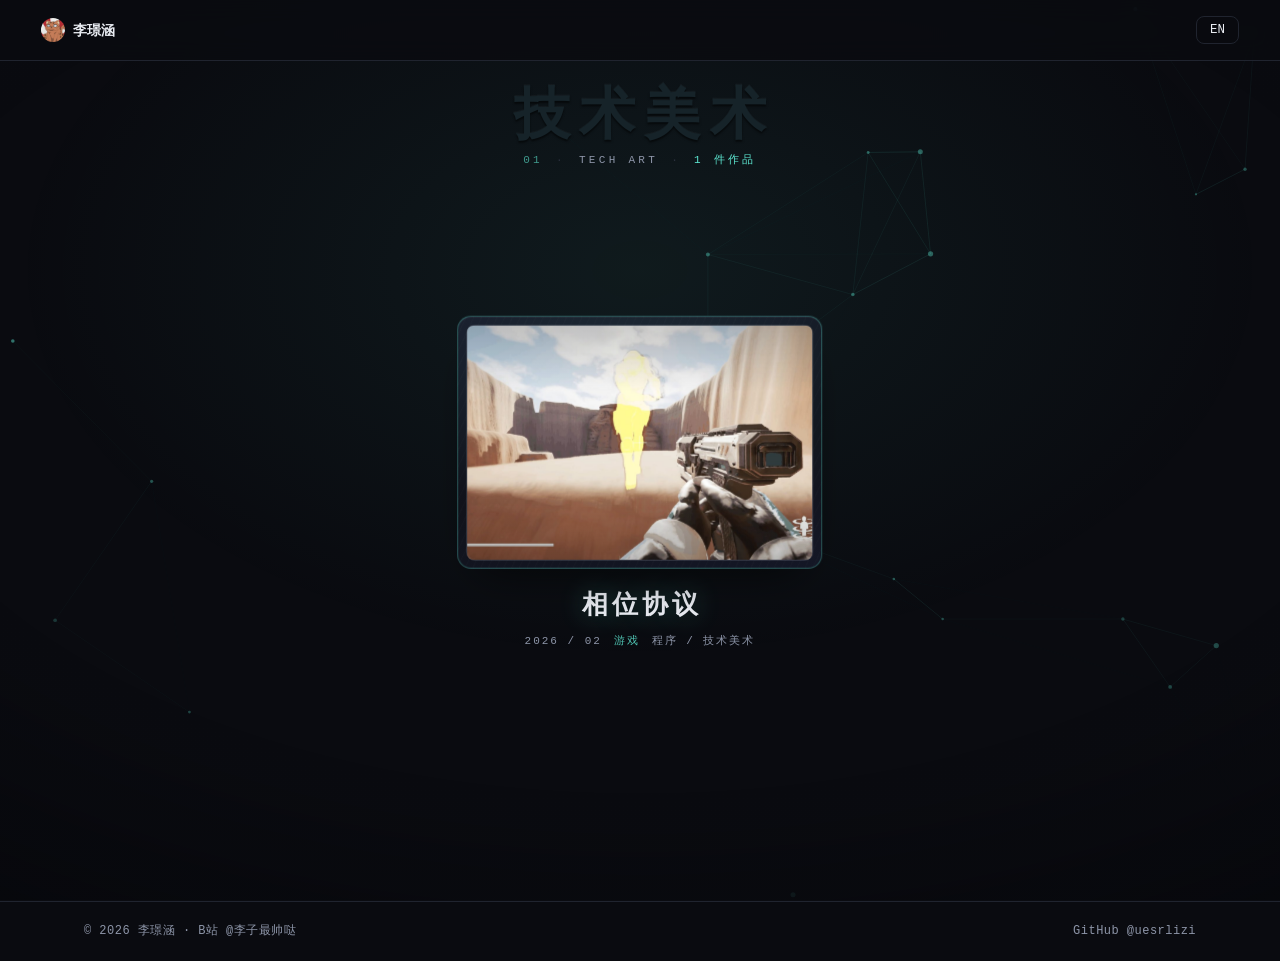
<file: ta.html>
<!DOCTYPE html>
<html lang="zh-CN" data-lang="zh">
<head>
  <meta charset="UTF-8">
  <meta name="viewport" content="width=device-width, initial-scale=1.0">
  <title>技术美术 · 李璟涵</title>
  <meta name="description" content="技术美术方向作品——着色器、渲染效果与工具链。">
  <link rel="icon" href="data:image/svg+xml,%3Csvg xmlns='http://www.w3.org/2000/svg' viewBox='0 0 32 32'%3E%3Crect width='32' height='32' rx='7' fill='%230e0f13'/%3E%3Cpath d='M8 22V10l8 8 8-8v12' stroke='%235eead4' stroke-width='2.6' fill='none' stroke-linecap='round' stroke-linejoin='round'/%3E%3C/svg%3E">
  <link rel="stylesheet" href="css/style.css?v=9">
  <link rel="stylesheet" href="css/identity.css?v=7">
</head>
<body data-page="identity" data-tag="技术美术" data-title-key="page.ta" data-accent="teal">
  <header class="site-header">
    <div class="header-inner">
      <a class="logo" href="index.html"><img class="logo-avatar" src="img/avatar.jpg" alt=""><span data-i18n="site.name">李璟涵</span></a>
      <span class="push"></span>
      <button id="lang-toggle" class="lang-toggle mono" type="button" onclick="i18n.toggle()">EN</button>
    </div>
  </header>

  <canvas id="felt"></canvas>

  <main>
    <section class="table">
      <div class="engrave rv0">
        <h1 class="mark" data-i18n="page.ta">技术美术</h1>
        <p class="plaque mono">
          <span class="no">01</span>
          <span class="dot">·</span>
          <span data-i18n="enlabel.ta">TECH ART</span>
          <span class="dot d2">·</span>
          <span class="cnt" id="plaque-cnt"></span>
        </p>
      </div>

      <div class="stage">
        <div class="front" id="front"></div>
      </div>
    </section>
  </main>

  <footer class="site-footer">
    <div class="footer-inner mono">
      <span data-i18n="footer.rights">© 2026 李璟涵 · B站 @李子最帅哒</span>
      <a class="footer-link" href="https://github.com/uesrlizi" target="_blank" rel="noopener">GitHub @uesrlizi</a>
    </div>
  </footer>

  <script src="js/i18n.js?v=7"></script>
  <script src="js/data.js?v=2"></script>
  <script src="js/identity.js?v=5"></script>
</body>
</html>
</file>
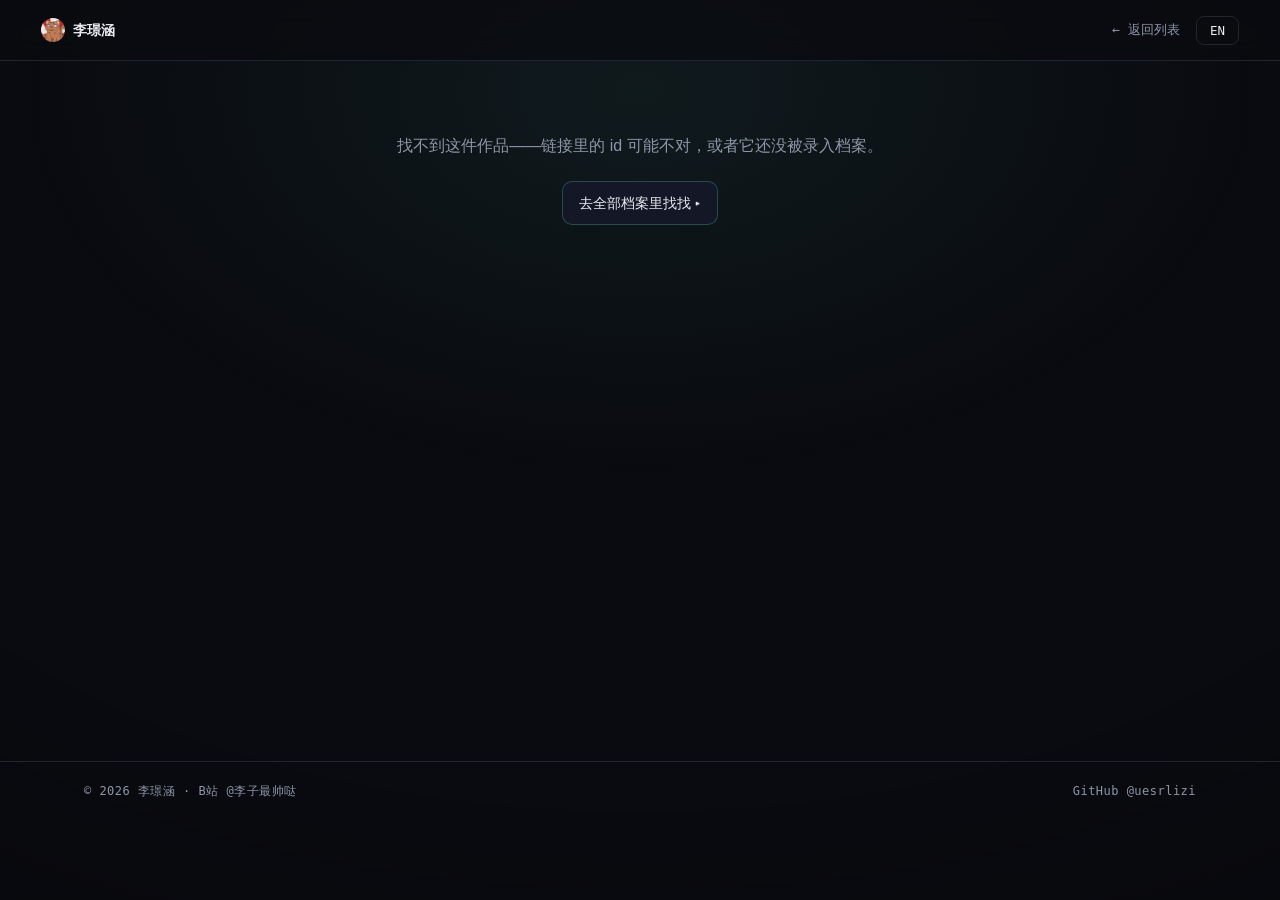
<file: works.html>
<!DOCTYPE html>
<html lang="zh-CN" data-lang="zh">
<head>
  <meta charset="UTF-8">
  <meta name="viewport" content="width=device-width, initial-scale=1.0">
  <title>作品详情 · 李璟涵</title>
  <meta name="description" content="单件作品详情——视频、截图、技术栈与外链。">
  <link rel="icon" href="data:image/svg+xml,%3Csvg xmlns='http://www.w3.org/2000/svg' viewBox='0 0 32 32'%3E%3Crect width='32' height='32' rx='7' fill='%230e0f13'/%3E%3Cpath d='M8 22V10l8 8 8-8v12' stroke='%235eead4' stroke-width='2.6' fill='none' stroke-linecap='round' stroke-linejoin='round'/%3E%3C/svg%3E">
  <link rel="stylesheet" href="css/style.css?v=9">
</head>
<body data-page="detail" data-title-key="page.works">
  <header class="site-header">
    <div class="header-inner">
      <a class="logo" href="index.html"><img class="logo-avatar" src="img/avatar.jpg" alt=""><span data-i18n="site.name">李璟涵</span></a>
      <span class="push"></span>
      <a class="back-top mono" href="archive.html" data-i18n="detail.backList">← 返回列表</a>
      <button id="lang-toggle" class="lang-toggle mono" type="button" onclick="i18n.toggle()">EN</button>
    </div>
  </header>

  <main>
    <div class="detail">
      <div id="detail"></div>
    </div>
    <dialog id="lightbox" class="lightbox">
      <img alt="">
      <button class="lightbox-close mono" type="button" data-i18n="lightbox.close">关闭 ✕</button>
    </dialog>
  </main>

  <footer class="site-footer">
    <div class="footer-inner mono">
      <span data-i18n="footer.rights">© 2026 李璟涵 · B站 @李子最帅哒</span>
      <a class="footer-link" href="https://github.com/uesrlizi" target="_blank" rel="noopener">GitHub @uesrlizi</a>
    </div>
  </footer>

  <script src="js/i18n.js?v=7"></script>
  <script src="js/data.js?v=2"></script>
  <script src="js/render.js?v=7"></script>
  <script>
    document.addEventListener('DOMContentLoaded', async () => {
      i18n.init();
      await renderDetail();
      window.addEventListener('langchange', renderDetail);
    });
  </script>
</body>
</html>
</file>
<file: css/style.css>
/* style.css — 卡桌语言：暗室 + 细线 + 身份色（与首页方案G 同一设计语言）
   每页用 body[data-accent="teal|amber|violet|rust"] 选择强调色 --pg；
   不设则回落品牌青。不引外链字体，全部系统字体栈。
*/
:root {
  --bg: #0a0b10;
  --surface: #141726;
  --surface-2: #181b2a;
  --border: #20242f;
  --border-strong: #2a2f3d;
  --text: #e9ecf2;
  --muted: #8d95a8;
  --accent: #5eead4;
  --accent-dim: rgba(94, 234, 212, 0.12);
  --font-sans: -apple-system, BlinkMacSystemFont, "Segoe UI", "PingFang SC",
    "Hiragino Sans GB", "Microsoft YaHei", "Noto Sans SC", sans-serif;
  --font-mono: ui-monospace, "Cascadia Code", "SF Mono", Consolas,
    "JetBrains Mono", Menlo, monospace;
  --radius: 16px;
}
body[data-accent="amber"]  { --pg: #ffb454; }
body[data-accent="violet"] { --pg: #a78bfa; }
body[data-accent="rust"]   { --pg: #e06a4e; }
body[data-accent="teal"], body { --pg: #5eead4; }
:root { --pg-dim: color-mix(in srgb, var(--pg) 12%, transparent); }

* { box-sizing: border-box; }
html { scroll-behavior: smooth; }
body {
  margin: 0;
  background: var(--bg);
  color: var(--text);
  font-family: var(--font-sans);
  line-height: 1.6;
  -webkit-font-smoothing: antialiased;
}
/* 暗室顶部微光（fixed，不随滚动） */
body::before {
  content: "";
  position: fixed;
  inset: 0;
  z-index: -1;
  pointer-events: none;
  background:
    radial-gradient(1050px 620px at 50% -6%, rgba(214, 226, 244, 0.055), transparent 70%),
    radial-gradient(115% 95% at 50% 42%, transparent 55%, rgba(2, 3, 6, 0.5) 100%);
}
a { color: inherit; text-decoration: none; }
img { max-width: 100%; }
.mono { font-family: var(--font-mono); }
[hidden] { display: none !important; }

::selection { background: var(--pg-dim); color: var(--pg); }

/* ---------- 头部 ---------- */
.site-header {
  position: sticky;
  top: 0;
  z-index: 10;
  background: rgba(10, 11, 16, 0.82);
  backdrop-filter: blur(12px);
  -webkit-backdrop-filter: blur(12px);
  border-bottom: 1px solid var(--border);
}
.header-inner {
  /* 全幅贴边：顶栏是房间的一部分，随屏长外扩（与身份页摊开制式统一） */
  padding: 0 clamp(24px, 3.2vw, 64px);
  height: 60px;
  display: flex;
  align-items: center;
  gap: 16px;
}
.logo {
  display: flex;
  align-items: center;
  gap: 8px;
  font-weight: 700;
  font-size: 14px;
  color: var(--text);
  white-space: nowrap;
}
.logo-avatar {
  width: 24px;
  height: 24px;
  border-radius: 50%;
  object-fit: cover;
}
.push { flex: 1 1 auto; }
.top-archive {
  font-size: 12.5px;
  letter-spacing: 0.08em;
  color: var(--muted);
  transition: 0.15s;
}
.top-archive:hover { color: var(--pg); }
.back-top {
  display: inline-flex;
  align-items: center;
  font-size: 13px;
  color: var(--muted);
  transition: 0.15s;
}
.back-top:hover { color: var(--pg); }
.lang-toggle {
  font-size: 12.5px;
  padding: 6px 13px;
  border: 1px solid var(--border);
  border-radius: 8px;
  background: transparent;
  color: var(--text);
  cursor: pointer;
  transition: 0.15s;
}
.lang-toggle:hover { border-color: var(--pg); color: var(--pg); }

/* ---------- 主体 ---------- */
main {
  max-width: 1160px;
  margin: 0 auto;
  padding: 0 24px 88px;
  min-height: calc(100vh - 200px);
  position: relative;
}

/* 列表页头：身份图标 + 标题 + 英文小标 · 计数 */
.page-head {
  padding: 52px 0 6px;
  display: flex;
  align-items: center;
  gap: 20px;
}
.ph-icon {
  width: 62px;
  height: 62px;
  flex: none;
  display: flex;
  align-items: center;
  justify-content: center;
  border: 1px solid color-mix(in srgb, var(--pg) 30%, transparent);
  border-radius: 14px;
  color: var(--pg);
  filter: drop-shadow(0 0 12px color-mix(in srgb, var(--pg) 40%, transparent));
}
.ph-icon svg { width: 40px; height: 40px; display: block; }
.page-head h1 {
  font-size: clamp(26px, 4vw, 40px);
  font-weight: 800;
  margin: 0;
  line-height: 1.2;
}
.ph-sub {
  margin: 4px 0 0;
  font-size: 12px;
  letter-spacing: 0.18em;
  color: var(--muted);
}
.ph-sub .cnt { color: var(--pg); }
.ph-sub .dot { color: var(--border-strong); }
.ph-sub span[data-i18n^="enlabel"]:empty + .dot { display: none; }

/* 卡片网格 */
.grid {
  display: grid;
  grid-template-columns: repeat(auto-fill, minmax(300px, 1fr));
  gap: 20px;
  padding-top: 26px;
}
.card {
  display: block;
  background:
    radial-gradient(120% 90% at 50% 0%, color-mix(in srgb, var(--pg) 7%, transparent), transparent 60%),
    var(--surface);
  border: 1px solid color-mix(in srgb, var(--pg) 22%, transparent);
  border-radius: var(--radius);
  overflow: hidden;
  transition: transform 0.18s, border-color 0.18s, box-shadow 0.18s;
}
.card:hover {
  transform: translateY(-4px);
  border-color: color-mix(in srgb, var(--pg) 55%, transparent);
  box-shadow: 0 18px 44px -18px color-mix(in srgb, var(--pg) 32%, transparent);
}
.card-cover {
  aspect-ratio: 16 / 10;
  overflow: hidden;
  background: var(--surface-2);
  border-bottom: 1px solid var(--border);
}
.card-cover img {
  width: 100%;
  height: 100%;
  object-fit: cover;
  display: block;
  transition: transform 0.25s;
}
.card:hover .card-cover img { transform: scale(1.04); }
.card-body { padding: 15px 18px 18px; }
.card-meta {
  display: flex;
  gap: 12px;
  font-size: 12px;
  color: var(--muted);
  letter-spacing: 0.05em;
  margin: 0 0 8px;
}
.card-meta .type { color: var(--pg); }
.card h3 { margin: 0; font-size: 17px; }

/* 技术栈小标签（轻染身份色，同首页计数徽章制式） */
.chips { display: flex; flex-wrap: wrap; gap: 6px; }
.chip {
  font-size: 11px;
  padding: 3px 9px;
  border: 1px solid color-mix(in srgb, var(--pg) 22%, transparent);
  border-radius: 999px;
  color: color-mix(in srgb, var(--pg) 68%, var(--muted));
  white-space: nowrap;
}

/* ---------- 详情页（同卡桌语言：身份色微光 + 铭牌 meta + 卡框媒体） ---------- */
/* 暗室换身份色：顶灯微光 + 四角压暗（同身份页制式；强调色已随作品首标签） */
body[data-page="detail"]::before {
  background:
    radial-gradient(900px 560px at 50% 10%, color-mix(in srgb, var(--pg) 7%, transparent), transparent 70%),
    radial-gradient(125% 100% at 50% 38%, transparent 52%, rgba(2, 3, 6, 0.55) 100%);
}
.detail { max-width: 860px; margin: 0 auto; }
.back {
  display: inline-block;
  margin: 26px 0 6px;
  color: var(--muted);
  font-size: 12.5px;
  letter-spacing: 0.05em;
  transition: 0.15s;
}
.back:hover { color: var(--pg); }
/* meta 行 = 铭牌制式（同身份页 plaque）：mono 宽字距，点分隔弱色，类型走身份色 */
.detail .meta {
  display: flex;
  flex-wrap: wrap;
  align-items: center;
  gap: 12px;
  color: var(--muted);
  font-size: 12px;
  letter-spacing: 0.18em;
  margin: 32px 0 12px;
}
.detail .meta .dot { color: var(--border-strong); }
.detail .meta .type { color: var(--pg); }
.detail h1 {
  font-size: clamp(26px, 4vw, 40px);
  font-weight: 800;
  margin: 0 0 12px;
  text-shadow: 0 0 26px color-mix(in srgb, var(--pg) 20%, transparent), 0 2px 14px rgba(0, 0, 0, 0.55);
}
.detail .lead { color: var(--muted); font-size: 16px; line-height: 1.75; }

/* 媒体 = 卡框制式：身份色细边 + 14px 圆角 + 黑色落影，hover 增亮 + 辉光（同卡 hover 语言） */
.video-wrap {
  position: relative;
  aspect-ratio: 16 / 9;
  margin: 30px 0 10px;
  background: #000;
  border: 1px solid color-mix(in srgb, var(--pg) 30%, transparent);
  border-radius: 14px;
  overflow: hidden;
  box-shadow: 0 20px 44px -22px rgba(0, 0, 0, 0.7);
}
.video-wrap iframe { position: absolute; inset: 0; width: 100%; height: 100%; border: 0; }
.video-links { display: flex; flex-wrap: wrap; gap: 20px; font-size: 12.5px; margin: 0 0 6px; }
.video-links a { color: var(--muted); transition: 0.15s; }
.video-links a:hover { color: var(--pg); }

.gallery {
  display: grid;
  grid-template-columns: repeat(2, 1fr);
  gap: 12px;
  margin: 26px 0;
}
.gallery img {
  width: 100%;
  display: block;
  border: 1px solid color-mix(in srgb, var(--pg) 24%, transparent);
  border-radius: 14px;
  cursor: zoom-in;
  transition: border-color 0.15s, box-shadow 0.15s;
}
.gallery img:hover {
  border-color: color-mix(in srgb, var(--pg) 55%, transparent);
  box-shadow: 0 0 0 1px color-mix(in srgb, var(--pg) 20%, transparent),
    0 18px 44px -18px color-mix(in srgb, var(--pg) 30%, transparent);
}

.detail-body { margin: 26px 0; line-height: 1.85; }
.detail-body p + p { margin-top: 1em; }
/* 正文之后是铭牌脚注区：细线起界（同顶栏/页脚的细线语言） */
.detail-tech { margin: 30px 0 0; padding-top: 22px; border-top: 1px solid var(--border); }
.detail-links { display: flex; flex-wrap: wrap; gap: 10px; margin-top: 18px; }
.btn {
  display: inline-flex;
  align-items: center;
  padding: 10px 16px;
  border: 1px solid color-mix(in srgb, var(--pg) 24%, transparent);
  border-radius: 10px;
  background: var(--surface);
  color: var(--text);
  font-size: 14px;
  transition: 0.15s;
}
.btn:hover {
  border-color: color-mix(in srgb, var(--pg) 60%, transparent);
  color: var(--pg);
  box-shadow: 0 12px 32px -14px color-mix(in srgb, var(--pg) 38%, transparent);
}

.notfound { padding: 72px 0; text-align: center; color: var(--muted); }
.notfound p { margin: 0 0 22px; }
.error { color: #ff9a9a; }

/* 灯箱 */
.lightbox { border: none; background: transparent; padding: 0; max-width: none; }
.lightbox::backdrop { background: rgba(4, 5, 8, 0.86); }
.lightbox img {
  display: block;
  max-width: 92vw;
  max-height: 80vh;
  margin: 0 auto;
  border-radius: 14px;
}
.lightbox-close {
  display: block;
  margin: 14px auto 0;
  padding: 7px 16px;
  font-size: 12.5px;
  color: var(--muted);
  background: transparent;
  border: 1px solid var(--border);
  border-radius: 8px;
  cursor: pointer;
  transition: 0.15s;
}
.lightbox-close:hover { color: var(--pg); border-color: var(--pg); }

/* 404 */
.nf-center {
  min-height: 62vh;
  display: flex;
  flex-direction: column;
  align-items: center;
  justify-content: center;
  text-align: center;
  gap: 8px;
}
.nf-center .code {
  font-size: 68px;
  font-weight: 700;
  color: var(--pg);
  letter-spacing: 0.04em;
  text-shadow: 0 0 30px color-mix(in srgb, var(--pg) 40%, transparent);
}
.nf-center p { color: var(--muted); margin: 0 0 14px; }

/* ---------- 页脚 ---------- */
.site-footer { border-top: 1px solid var(--border); }
.footer-inner {
  max-width: 1160px;
  margin: 0 auto;
  padding: 20px 24px;
  display: flex;
  flex-wrap: wrap;
  justify-content: space-between;
  gap: 10px;
  color: var(--muted);
  font-size: 12px;
  letter-spacing: 0.04em;
}
.footer-inner .footer-link { color: var(--muted); text-decoration: none; }
.footer-inner .footer-link:hover { color: var(--pg); }

/* ---------- 响应式 ---------- */
@media (max-width: 760px) {
  /* 顶栏单行（层级导航：logo=首页 / 详情=back），无横向分类 */
  .header-inner { height: 56px; padding: 0 16px; gap: 10px; }
  .top-archive { font-size: 12px; }
  main { padding: 0 16px 64px; }
  .page-head { padding: 36px 0 6px; gap: 14px; }
  .ph-icon { width: 48px; height: 48px; border-radius: 11px; }
  .ph-icon svg { width: 30px; height: 30px; }
  /* 详情竖屏：铭牌收字距防折行，截图单列，链接按钮等宽易点 */
  .detail .meta { margin-top: 24px; font-size: 11px; letter-spacing: 0.14em; gap: 10px; }
  .gallery { grid-template-columns: 1fr; gap: 10px; }
  .detail-tech { padding-top: 18px; }
  .detail-links { gap: 8px; }
  .detail-links .btn { flex: 1 1 auto; justify-content: center; }
  /* 页脚收成一行居中，且在文档流末尾（滚动才见） */
  .footer-inner { justify-content: center; gap: 14px; font-size: 11px; }
}

/* 横屏矮窗（手机横过来）：纵向留白收紧，媒体更早入画 */
@media (max-height: 520px) {
  .detail .meta { margin-top: 18px; }
  .video-wrap { margin-top: 20px; }
  .gallery { margin: 18px 0; gap: 10px; }
  .detail-body { margin: 18px 0; }
  main { padding-bottom: 48px; }
}
</file>
<file: css/identity.css>
/* identity.css — 身份页「摊牌」：牌桌 + 同排行（主打卡连浮字占行首 + 小卡随行）+ 主打卡 45° 翻面（方案N 制式）
   仅四个身份页（ta / program / ai-art / art）加载；顶栏与页脚沿用 style.css。
   制式要点：
   - 卡 268:386（首页制式）；边框 cqmin 化：内框线 3cqmin≈8px，画窗左右 6.35cqmin≈17px
     （离线净空 8px，卡缘→线→图 双八），背面满图边距 3.36cqmin≈9px 贴线；
   - 画窗比 184:125 = 背面满图位同比——正面画窗即背面取景，封面一图两面共用；
   - 宽屏摊开：顶栏/桌不封顶（pad 随屏长 clamp 贴边），背排列距 2vw 封顶 64；
     卡牌制式尺寸（268/408）是牌的物性，永不随屏放大；
   - 悬浮判定原位：hover 挂静止 .card3d 脚印，位移/微旋走内层 .lift。
*/

body { min-height: 100dvh; }

/* 暗室：身份色微光 + 暗角（织物业 canvas 之上再压一层暗角） */
body::before {
  content: "";
  position: fixed;
  inset: 0;
  z-index: -2;
  pointer-events: none;
  background:
    radial-gradient(900px 560px at 50% 30%, color-mix(in srgb, var(--pg) 7%, transparent), transparent 70%),
    radial-gradient(125% 100% at 50% 40%, transparent 48%, rgba(2, 3, 6, 0.72) 100%);
}

/* 桌面织物（identity.js 逐身份绘制） */
#felt {
  position: fixed;
  inset: 0;
  width: 100%;
  height: 100%;
  display: block;
  z-index: -1;
  pointer-events: none;
  -webkit-mask-image: radial-gradient(115% 92% at 50% 32%, #000 34%, transparent 82%);
  mask-image: radial-gradient(115% 92% at 50% 32%, #000 34%, transparent 82%);
}

/* 全宽桌（同首页全宽舞台逻辑）：摊开随屏长生长 */
main {
  max-width: none;
  padding: 0;
  position: relative;
  z-index: 1;
}
.table {
  padding: 0 clamp(28px, 3.5vw, 80px) 80px;
  min-height: calc(100dvh - 60px);
  display: flex;
  flex-direction: column;
}

/* ---------- 刻在桌上的身份 ---------- */
.engrave { text-align: center; padding-top: clamp(12px, 2.4vh, 26px); user-select: none; }
.mark {
  margin: 0;
  font-size: clamp(40px, 4.4vw, 62px);
  font-weight: 900;
  letter-spacing: 0.16em;
  padding-left: 0.16em;
  line-height: 1.1;
  color: color-mix(in srgb, var(--pg) 8%, #10121a);
  text-shadow: 0 2px 2px rgba(0, 0, 0, 0.55), 0 -1px 0 rgba(255, 255, 255, 0.035);
}
html[data-lang="en"] .mark { font-size: clamp(30px, 4vw, 56px); letter-spacing: 0.1em; padding-left: 0.1em; }
.plaque {
  margin: 7px 0 0;
  font-size: 11px;
  letter-spacing: 0.3em;
  color: var(--muted);
  display: flex;
  align-items: center;
  justify-content: center;
  gap: 13px;
}
.plaque .no { color: color-mix(in srgb, var(--pg) 62%, transparent); }
.plaque .cnt { color: var(--pg); }
.plaque .dot { color: var(--border-strong); }
.plaque [data-i18n^="enlabel"]:empty + .dot.d2 { display: none; }

/* ---------- 牌桌舞台：拿起的牌在上，桌上牌在下 ---------- */
.stage {
  flex: 1 0 auto;
  display: flex;
  flex-direction: column;
  align-items: center;
  gap: clamp(14px, 2vh, 22px);
  padding: clamp(6px, 1.2vh, 16px) 0 clamp(16px, 2.6vh, 30px);
  perspective: 1600px;
  perspective-origin: 50% 30%;
}
/* 同排行并入 front 后，front 是 stage 唯一可见子块：上下双 auto 居中 */
.stage > .front { margin-top: auto; margin-bottom: auto; }

/* ---------- 卡类：同一个类，正面竖排，背面横排满图 ---------- */
/* 小卡脚印 = 竖排（268:386）；主打卡脚印 = 横排落定态（见 .fhold），竖排卡在其中居中翻转 */
.card3d {
  position: relative;
  display: block;
  aspect-ratio: 268 / 386;
  transform-style: preserve-3d;
  perspective: 1100px;
  container-type: size;   /* 背面的 cqh/cqw 取所在脚印尺寸 */
  cursor: pointer;
}
/* 悬浮位移的内层：hover 判定留在 .card3d 静止脚印上，视觉动它——边缘不抖 */
.lift {
  position: absolute;
  inset: 0;
  transform-style: preserve-3d;
  transition: transform 0.25s cubic-bezier(0.2, 0.75, 0.25, 1);
}
/* 小卡与首页同尺寸：268px 封顶，窄屏按同比例缩（18.6vw = 268/1440） */
.wcard { width: min(268px, 18.6vw); }
/* 主打卡：竖排盒在横排脚印内居中——翻完 180° 恰好填满脚印 */
.fcard3d {
  position: absolute;
  left: 50%;
  top: 50%;
  width: 100cqh;
  height: 100cqw;
  translate: -50% -50%;
}
.card3d:focus { outline: none; }
/* 悬浮 = 简单上浮，不翻面；判定原位（.card3d 不动），位移/微旋在内层 .lift */
.card3d:hover, .card3d:focus-visible { z-index: 6; }
.card3d:hover .lift, .card3d:focus-visible .lift {
  transform: rotateZ(var(--rz, 0deg)) translateY(-10px);
}
.flip {
  position: absolute;
  inset: 0;
  transform-style: preserve-3d;
  transition: transform 0.55s cubic-bezier(0.42, 0.5, 0.2, 1);
}
/* 45° 斜轴翻面：出场一次 + hover 翻回正面（.open 跟随反转状态，浮字同步净空/渐显） */
.card3d.open .flip {
  transform: rotate3d(1, 1, 0, 180deg);
}
.face {
  position: absolute;
  inset: 0;
  border-radius: 14px;
  overflow: hidden;
  backface-visibility: hidden;
  -webkit-backface-visibility: hidden;
  border: 1px solid color-mix(in srgb, var(--pg) 30%, transparent);
  background:
    radial-gradient(130% 95% at 50% 22%, color-mix(in srgb, var(--pg) 9%, transparent), transparent 62%),
    repeating-linear-gradient(115deg, rgba(233, 240, 250, 0.014) 0 1px, transparent 1px 7px),
    linear-gradient(168deg, #181b2a, #10121a 58%, #141726);
  box-shadow: 0 22px 44px -22px rgba(0, 0, 0, 0.78), inset 0 1px 0 rgba(255, 255, 255, 0.05);
}
.card3d:hover .face, .card3d:focus-visible .face {
  border-color: color-mix(in srgb, var(--pg) 62%, transparent);
  box-shadow: 0 0 0 1px color-mix(in srgb, var(--pg) 24%, transparent),
    0 18px 56px -18px color-mix(in srgb, var(--pg) 34%, transparent),
    0 26px 50px -26px rgba(0, 0, 0, 0.85);
}
/* 内框细线：两面同制式，坐在卡底色上（图嵌在线内，不压线）。3cqmin ≈ 8px@268 */
.face::before {
  content: "";
  position: absolute;
  inset: 3cqmin;
  border: 1px solid rgba(233, 240, 250, 0.16);
  border-radius: 9px;
  pointer-events: none;
  z-index: 3;
}
/* 背面：横排满图（短边撑满）+ 遮罩，同款边框制式压在图上，无角标。
   满图边距 3.36cqmin ≈ 9px@268：嵌在内框线（3cqmin+1px 线宽）内侧贴线齐平——
   背面走「纹样通到框」的满图逻辑，与正面画窗的离线净空不同制。
   尺寸 = 竖排脚印的宽高互换，绕同一根 45° 轴预翻转——
   盒翻 180° 后两斜轴对消（M45·M45 = I），背面以横卡轮廓正立落定 */
.fback {
  left: 50%;
  top: 50%;
  width: 100cqh;
  height: 100cqw;
  translate: -50% -50%;
  transform: rotate3d(1, 1, 0, 180deg);
}
.bimg {
  position: absolute;
  left: 3.36cqmin;
  top: 3.36cqmin;
  /* img 是替换元素：inset 四边定位对它无效（right/bottom 被忽略），
     必须显式尺寸——否则按图片原始尺寸绘制，底部空、右侧超 */
  width: calc(100% - 6.72cqmin);
  height: calc(100% - 6.72cqmin);
  border-radius: 6px;
  object-fit: cover;
  display: block;
}
.bscrim {
  position: absolute;
  inset: 3.36cqmin;
  border-radius: 6px;
  background:
    linear-gradient(180deg, rgba(4, 5, 8, 0.2), transparent 28%),
    linear-gradient(0deg, rgba(4, 5, 8, 0.24), transparent 32%),
    radial-gradient(125% 95% at 50% 50%, transparent 64%, rgba(4, 5, 8, 0.34));
}

/* ---------- 牌面公共元素 ---------- */
.cidx {
  position: absolute;
  font-family: var(--font-mono);
  font-size: 11px;
  letter-spacing: 0.16em;
  color: var(--pg);
  opacity: 0.75;
  z-index: 3;
}
.cidx.tl { top: 4.8%; left: 8.5%; }
.cidx.br { bottom: 4.8%; right: 8.5%; transform: rotate(180deg); }
/* 正面（竖排）：图片与名位整体下移，给角标留净空。
   注意 padding 百分比按「宽度」解析：卡高 = 1.44 宽，
   要占高度 f% 就写 f×1.44 的宽度百分比（13% 高 ≈ 18.7% 宽） */
.pbody {
  position: absolute;
  inset: 0;
  display: flex;
  flex-direction: column;
  align-items: center;
  padding: 18.5% 6.35cqmin 9.5%;   /* 左右 ≈17px：画窗离内框线（3cqmin≈8px + 1px 线宽）净空 8px，与线位等宽 */
}
.pcover {
  width: 100%;
  aspect-ratio: 184 / 125;   /* = 背面满图位（386:268 脚印减四边 3.36cqmin）同比：
                                正面画窗即背面取景，封面一图两面共用，翻面 = 同画放大 */
  border-radius: 8px;
  overflow: hidden;
  border: 1px solid var(--border);
  background: var(--surface-2);
  flex: none;
}
.pcover img {
  width: 100%;
  height: 100%;
  object-fit: cover;
  display: block;
  transition: transform 0.25s;
}
.card3d:hover .pcover img { transform: scale(1.05); }
.pname {
  margin: 6% 0 0;
  font-size: clamp(14px, 1.15vw, 16px);
  font-weight: 700;
  letter-spacing: 0.14em;
  text-align: center;
  line-height: 1.35;
  white-space: nowrap;
  overflow: hidden;
  text-overflow: ellipsis;
  max-width: 100%;
  text-shadow: 0 0 18px color-mix(in srgb, var(--pg) 26%, transparent), 0 2px 10px rgba(0, 0, 0, 0.6);
}
.pmeta {
  margin: 3.2% 0 0;
  font-size: 10px;
  letter-spacing: 0.14em;
  color: var(--muted);
  display: flex;
  gap: 9px;
  white-space: nowrap;
}
.pmeta .type { color: color-mix(in srgb, var(--pg) 78%, transparent); }
.ppip {
  width: 6px;
  height: 6px;
  margin: auto 0 0;
  background: var(--pg);
  opacity: 0.42;
  transform: rotate(45deg);
  flex: none;
}

/* ---------- 主打卡的字：浮在卡下方桌面上（卡面只有图；无链接行——整卡即入口） ---------- */
.flabel {
  margin: 4px auto 0;   /* 视觉间距 = 4 + hero-raise 抬升 12 ≈ 16 */
  text-align: center;
  display: flex;
  flex-direction: column;
  align-items: center;
  gap: 8px;
  transition: opacity 0.55s ease 0.15s;   /* 出场时随 45° 翻面渐显 */
}
.flabel.hold {
  opacity: 0;
  transition: opacity 0.3s ease;          /* 净空快出：翻回竖排正面时不与卡面标题叠字 */
}
.fname2 {
  margin: 0;
  font-size: clamp(21px, 2vw, 27px);
  font-weight: 800;
  letter-spacing: 0.16em;
  padding-left: 0.16em;
  text-shadow: 0 0 26px color-mix(in srgb, var(--pg) 32%, transparent), 0 2px 14px rgba(0, 0, 0, 0.7);
}
.fmeta2 {
  margin: 0;
  font-size: 11px;
  letter-spacing: 0.18em;
  color: var(--muted);
  display: flex;
  gap: 12px;
}
.fmeta2 .type { color: color-mix(in srgb, var(--pg) 82%, transparent); }

/* ---------- 拿起的牌（主打卡）：脚印 = 横排落定态 ---------- */
.front { width: 100%; display: flex; flex-direction: column; align-items: center; }
.fhold {
  position: relative;
  width: clamp(330px, 28.5vw, 408px);
  aspect-ratio: 386 / 268;
  transform-style: preserve-3d;
  container-type: size;
}
/* 数据加载失败的占位（同 style.css .error 色） */
.front .error { color: #ff9a9a; }

/* ---------- 同排行：hero 连浮字整体占行首，其余随行；
   行由 JS 均衡切分（layoutRows，宽度 DP——原生 flex-wrap 会孤出 1-2 张卡） ---------- */
.stage-line {
  display: flex;
  flex-direction: column;
  align-items: center;
  width: 100%;
  gap: clamp(14px, 2vh, 22px);
}
.srow {
  display: flex;
  align-items: center;
  justify-content: center;
  gap: clamp(14px, 2vh, 22px) clamp(14px, 2vw, 64px);   /* 列距随屏长摊开（封顶 64） */
  max-width: 100%;
}
.hero-col { display: flex; flex-direction: column; align-items: center;
  animation: floaty 6s ease-in-out 1.5s infinite; }   /* 浮字与卡同体浮动：间距恒定、归属明确 */
.hero-raise { transform: translateY(-12px); }
.deal { transform-style: preserve-3d; }

/* ---------- 开场演出：摊牌（一轮，不阻断） ---------- */
body:not(.on) .rv0 { opacity: 0; }
html:not(.shot) body.on .engrave.rv0 { animation: etch 0.6s ease backwards; }
html:not(.shot) body.on .deal.rv0 { animation: dealout 0.5s cubic-bezier(0.22, 0.75, 0.25, 1) backwards;
  animation-delay: calc(0.34s + var(--i, 0) * 0.06s); }
html:not(.shot) body.on .fhold.rv0 { animation: drawin 0.6s cubic-bezier(0.3, 0.7, 0.24, 1) 0.15s backwards; }
@keyframes etch { from { opacity: 0; letter-spacing: 0.34em; } }
@keyframes dealout { from { opacity: 0; transform: translateY(96px); } }
@keyframes drawin { from { opacity: 0; transform: translate(30%, 70%) rotateZ(4deg) scale(0.95); } }
@keyframes floaty { 0%, 100% { transform: translateY(0); } 50% { transform: translateY(-8px); } }

/* ---------- 截图模式 / 减弱动态 ---------- */
html.shot, html.shot body { width: var(--sw); height: var(--sh); overflow: hidden; }
html.shot body { position: relative; }
html.shot *, html.shot *::before, html.shot *::after { animation: none !important; transition: none !important; }
html.shot .rv0 { opacity: 1 !important; }
@media (prefers-reduced-motion: reduce) {
  .rv0, .hero-col { opacity: 1 !important; animation: none !important; }
  .lift, .flip, .pcover img, .flabel { transition: none !important; }
}

/* ---------- 竖屏 ≤720px ---------- */
@media (max-width: 720px) {
  .table { padding: 0 16px 60px; }
  .engrave { padding-top: 18px; }
  .mark { font-size: clamp(30px, 8.6vw, 44px); letter-spacing: 0.12em; }
  html[data-lang="en"] .mark { font-size: clamp(24px, 7vw, 36px); }
  .plaque { margin-top: 7px; font-size: 10px; letter-spacing: 0.2em; gap: 10px; }
  .stage { gap: 20px; padding: 14px 0 30px; }
  .stage-line {
    display: grid;
    grid-template-columns: repeat(2, minmax(0, 1fr));
    gap: 13px;
    width: 100%;
  }
  .stage-line .srow { display: contents; }   /* 窄屏行容器透明化，卡直接进两列网格 */
  .stage-line .hero-col { grid-column: 1 / -1; }
  .hero-raise { transform: none; }
  /* hero-raise 定宽：断开 fhold width:100% ↔ 父级 fit-content 的循环解析（否则卡 0×0 消失） */
  .stage-line .hero-raise { width: 100%; }
  .stage-line .fhold { width: 100%; }
  .wcard { width: 100%; }
  .pname { font-size: 14px; }
}
</file>
